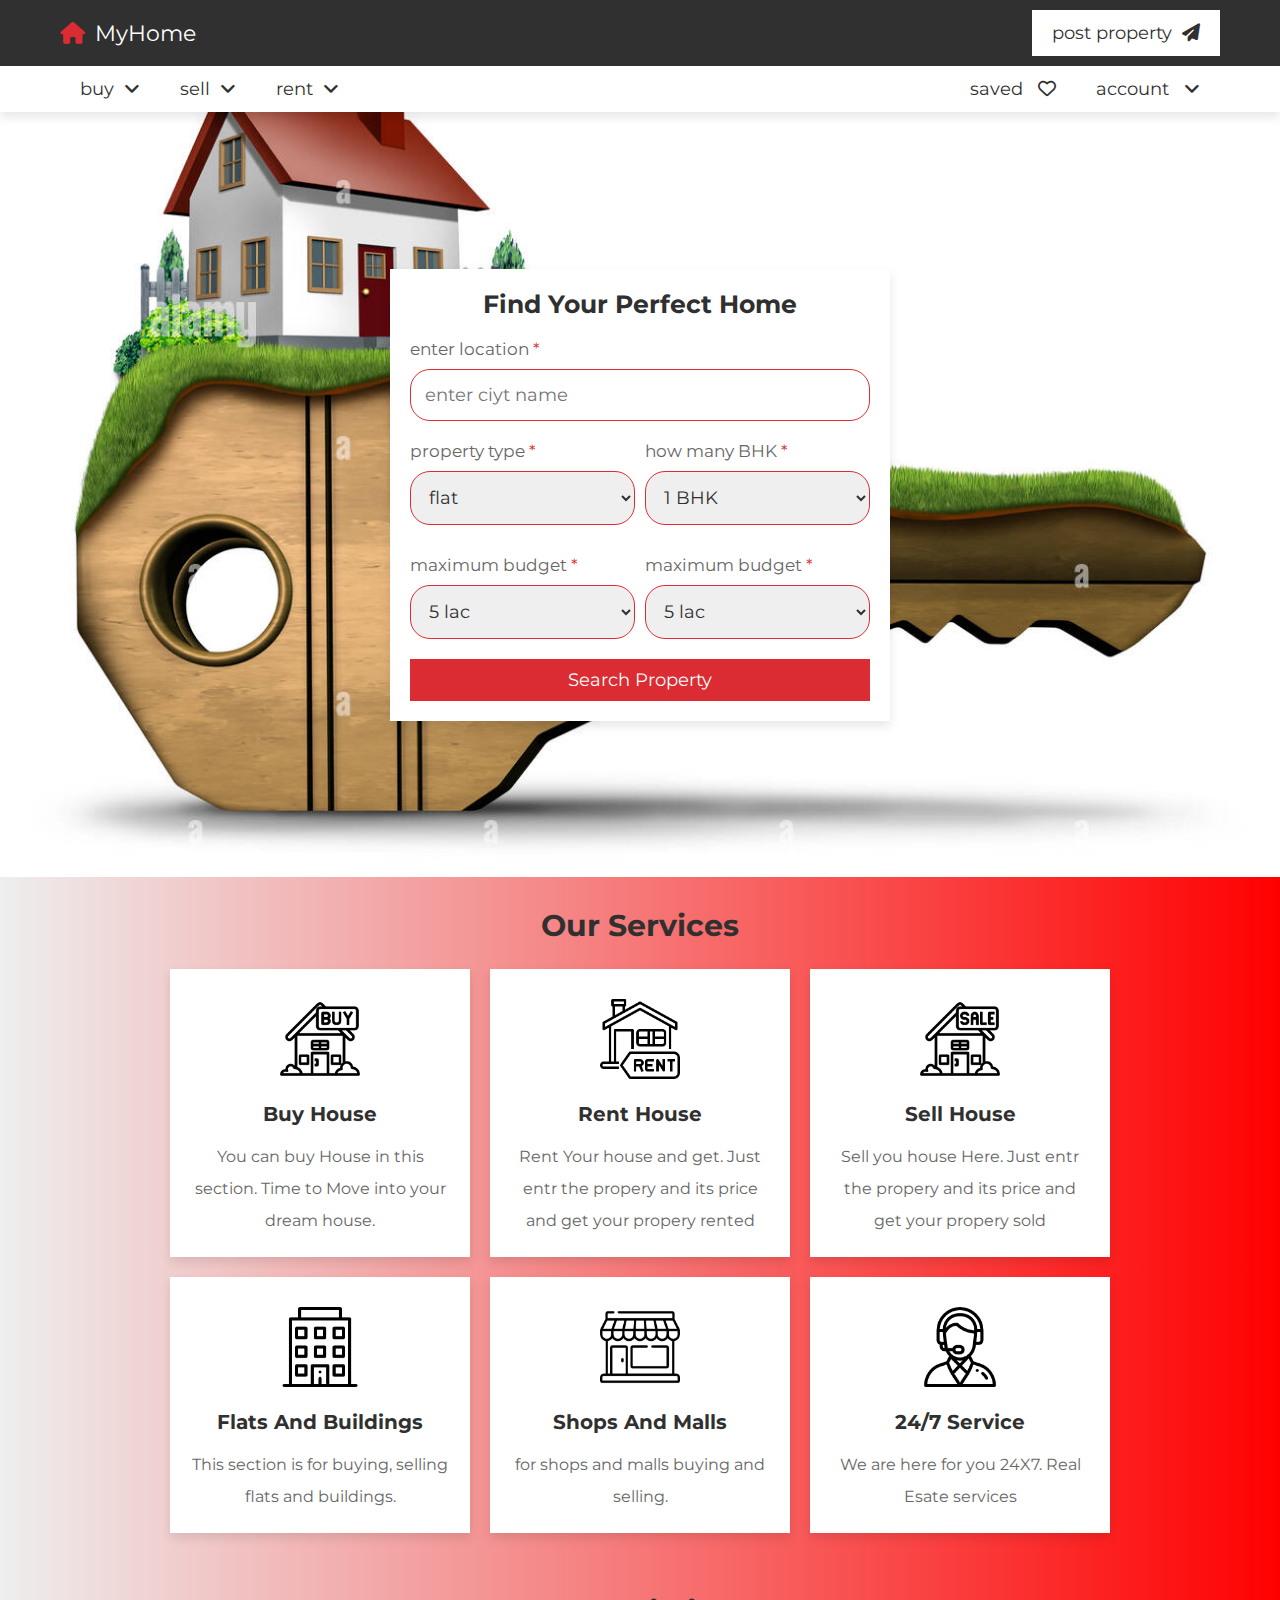
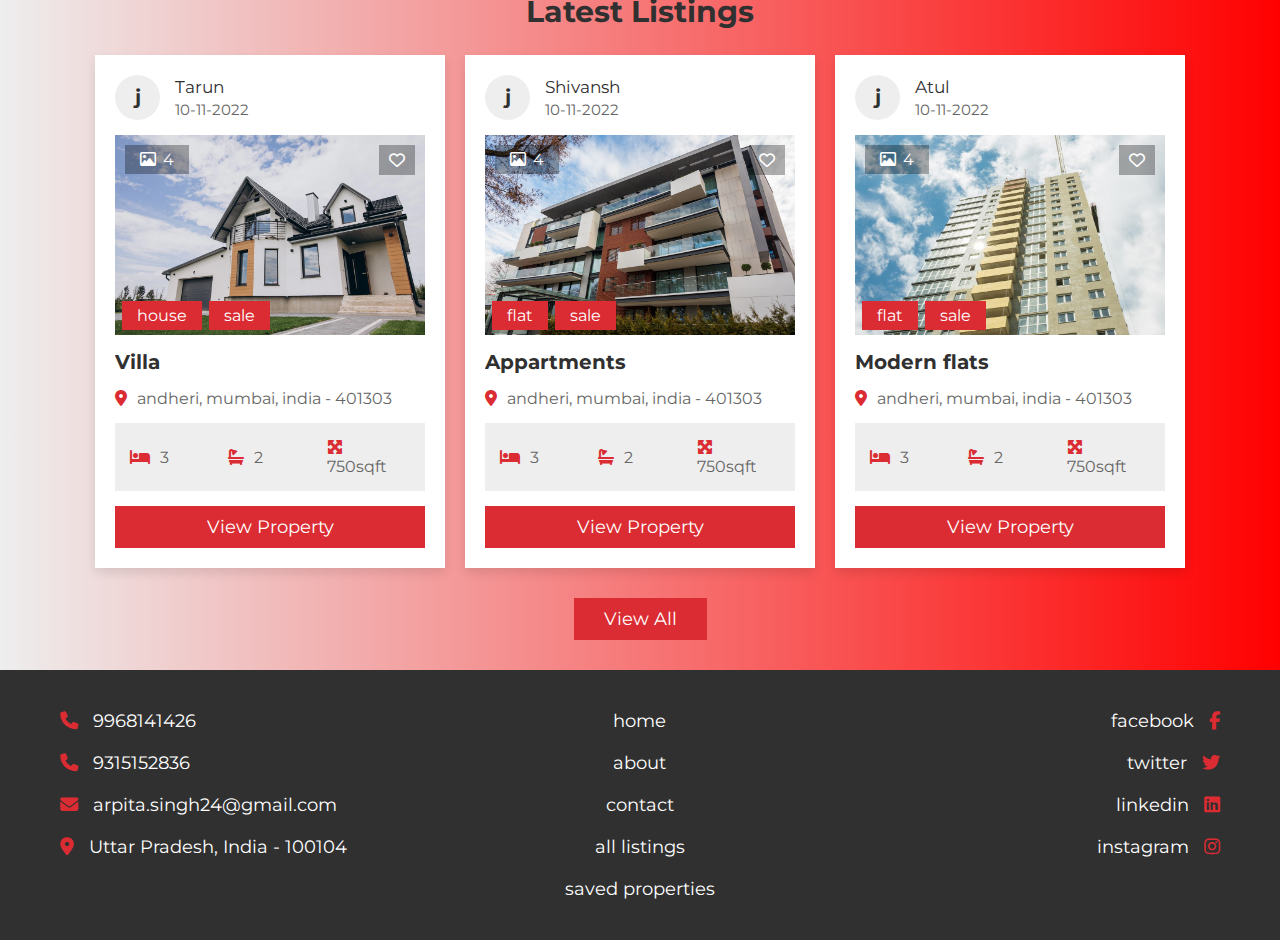
<file: index.html>
<!DOCTYPE html>
<html lang="en">
<head>
   <meta charset="UTF-8">
   <meta http-equiv="X-UA-Compatible" content="IE=edge">
   <meta name="viewport" content="width=device-width, initial-scale=1.0">
   <title>Home</title>

   <!-- font awesome cdn link  -->
   <link rel="stylesheet" href="https://cdnjs.cloudflare.com/ajax/libs/font-awesome/6.2.0/css/all.min.css">

   <!-- custom css file link  -->
   <link rel="stylesheet" href="css/style.css">

</head>
<body >
   
<!-- header section starts  -->

<header class="header">

   <nav class="navbar nav-1">
      <section class="flex">
         <a href="index.html" class="logo"><i class="fas fa-house"></i>MyHome</a>

         <ul>
            <li><a href="#">post property<i class="fas fa-paper-plane"></i></a></li>
         </ul>
      </section>
   </nav>

   <nav class="navbar nav-2">
      <section class="flex">
         <div id="menu-btn" class="fas fa-bars"></div>

         <div class="menu">
            <ul>
               <li><a href="#">buy<i class="fas fa-angle-down"></i></a>
                  <ul>
                     <li><a href="#">house</a></li>
                     <li><a href="#">flat</a></li>
                     <li><a href="#">shop</a></li>
                     <li><a href="#">ready to move</a></li>
                     <li><a href="#">furnished</a></li>
                  </ul>
               </li>
               <li><a href="#">sell<i class="fas fa-angle-down"></i></a>
                  <ul>
                     <li><a href="#">post property</a></li>
                     <li><a href="#">dashboard</a></li>
                  </ul>
               </li>
               <li><a href="#">rent<i class="fas fa-angle-down"></i></a>
                  <ul></a>
                  <ul>
                     <li><a href="#">house</a></li>
                     <li><a href="#">flat</a></li>
                     <li><a href="#">shop</a></li>
                  </ul>
               </li>
               <li><a href="#">help<i class="fas fa-angle-down"></i></a>
                  <ul>
                     <li><a href="about.html">about us</a></i></li>
                     <li><a href="contact.html">contact us</a></i></li>
                     <li><a href="contact.html#faq">FAQ</a></i></li>
                  </ul>
               </li>
            </ul>
         </div>

         <ul>
            <li><a href="#">saved <i class="far fa-heart"></i></a></li>
            <li><a href="#">account <i class="fas fa-angle-down"></i></a>
               <ul>
                  <li><a href="login.html">login</a></li>
                  <li><a href="register.html">register</a></li>
               </ul>
            </li>
         </ul>
      </section>
   </nav>

</header>

<!-- header section ends -->

<!-- home section starts  -->

<div class="home">

   <section class="center">

      <div class="frmbx">
         <form action="search.html" method="post">
         <h3>find your perfect home</h3>
         <div class="box">
            <p>enter location <span>*</span></p>
            <input type="text" name="location" required maxlength="50" placeholder="enter ciyt name" class="input">
         </div>
         <div class="flex">
            <div class="box">
               <p>property type <span>*</span></p>
               <select name="type" class="input" required>
                  <option value="flat">flat</option>
                  <option value="house">house</option>
                  <option value="shop">shop</option>
               </select>
            </div>
            <div class="box">
               <p>how many BHK <span>*</span></p>
               <select name="bhk" class="input" required>
                  <option value="1">1 BHK</option>
                  <option value="2">2 BHK</option>
                  <option value="3">3 BHK</option>
                  <option value="4">4 BHK</option>
                  <option value="5">5 BHK</option>
                  <option value="6">6 BHK</option>
                  <option value="7">7 BHK</option>
                  <option value="8">8 BHK</option>
                  <option value="9">9 BHK</option>
               </select>
            </div>
            <div class="box">
               <p>maximum budget <span>*</span></p>
               <select name="minimum" class="input" required>
                  <option value="5000000">5 lac</option>
                  <option value="1000000">10 lac</option>
                  <option value="2000000">20 lac</option>
                  <option value="3000000">30 lac</option>
                  <option value="4000000">40 lac</option>
                  <option value="4000000">40 lac</option>
                  <option value="5000000">50 lac</option>
                  <option value="6000000">60 lac</option>
                  <option value="7000000">70 lac</option>
                  <option value="8000000">80 lac</option>
                  <option value="9000000">90 lac</option>
                  <option value="10000000">1 Cr</option>
                  <option value="20000000">2 Cr</option>
                  <option value="30000000">3 Cr</option>
                  <option value="40000000">4 Cr</option>
                  <option value="50000000">5 Cr</option>
                  <option value="60000000">6 Cr</option>
                  <option value="70000000">7 Cr</option>
                  <option value="80000000">8 Cr</option>
                  <option value="90000000">9 Cr</option>
                  <option value="100000000">10 Cr</option>
                  <option value="150000000">15 Cr</option>
                  <option value="200000000">20 Cr</option>
               </select>
            </div>
            <div class="box">
               <p>maximum budget <span>*</span></p>
               <select name="maximum" class="input" required>
                  <option value="5000000">5 lac</option>
                  <option value="1000000">10 lac</option>
                  <option value="2000000">20 lac</option>
                  <option value="3000000">30 lac</option>
                  <option value="4000000">40 lac</option>
                  <option value="4000000">40 lac</option>
                  <option value="5000000">50 lac</option>
                  <option value="6000000">60 lac</option>
                  <option value="7000000">70 lac</option>
                  <option value="8000000">80 lac</option>
                  <option value="9000000">90 lac</option>
                  <option value="10000000">1 Cr</option>
                  <option value="20000000">2 Cr</option>
                  <option value="30000000">3 Cr</option>
                  <option value="40000000">4 Cr</option>
                  <option value="50000000">5 Cr</option>
                  <option value="60000000">6 Cr</option>
                  <option value="70000000">7 Cr</option>
                  <option value="80000000">8 Cr</option>
                  <option value="90000000">9 Cr</option>
                  <option value="100000000">10 Cr</option>
                  <option value="150000000">15 Cr</option>
                  <option value="200000000">20 Cr</option>
               </select>
            </div>
         </div>
         <input type="submit" value="search property" name="search" class="btn">
      </form>
      </div>
      

   </section>

</div>

<!-- home section ends -->

<!-- services section starts  -->

<section class="services">

   <h1 class="heading">our services</h1>

   <div class="box-container">

      <div class="box">
         <img src="images/icon-1.png" alt="">
         <h3>buy house</h3>
         <p>You can buy House in this section. Time to Move into your dream house.</p>
      </div>

      <div class="box">
         <img src="images/icon-2.png" alt="">
         <h3>rent house</h3>
         <p>Rent Your house and get. Just entr the propery and its price and get your propery rented</p>
      </div>

      <div class="box">
         <img src="images/icon-3.png" alt="">
         <h3>sell house</h3>
         <p>Sell you house Here. Just entr the propery and its price and get your propery sold</p>
      </div>

      <div class="box">
         <img src="images/icon-4.png" alt="">
         <h3>flats and buildings</h3>
         <p>This section is for buying, selling flats and buildings.</p>
      </div>

      <div class="box">
         <img src="images/icon-5.png" alt="">
         <h3>shops and malls</h3>
         <p>for shops and malls buying and selling.</p>
      </div>

      <div class="box">
         <img src="images/icon-6.png" alt="">
         <h3>24/7 service</h3>
         <p>We are here for you 24X7. Real Esate services</p>
      </div>

   </div>

</section>

<!-- services section ends -->

<!-- listings section starts  -->

<section class="listings">

   <h1 class="heading">latest listings</h1>

   <div class="box-container">

      <div class="box">
         <div class="admin">
            <h3>j</h3>
            <div>
               <p>Tarun</p>
               <span>10-11-2022</span>
            </div>
         </div>
         <div class="thumb">
            <p class="total-images"><i class="far fa-image"></i><span>4</span></p>
            <p class="type"><span>house</span><span>sale</span></p>
            <form action="" method="post" class="save">
               <button type="submit" name="save" class="far fa-heart"></button>
            </form>
            <img src="images/house-img-1.webp" alt="">
         </div>
         <h3 class="name">Villa</h3>
         <p class="location"><i class="fas fa-map-marker-alt"></i><span>andheri, mumbai, india - 401303</span></p>
         <div class="flex">
            <p><i class="fas fa-bed"></i><span>3</span></p>
            <p><i class="fas fa-bath"></i><span>2</span></p>
            <p><i class="fas fa-maximize"></i><span>750sqft</span></p>
         </div>
         <a href="view_property.html" class="btn">view property</a>
      </div>

      <div class="box">
         <div class="admin">
            <h3>j</h3>
            <div>
               <p>Shivansh</p>
               <span>10-11-2022</span>
            </div>
         </div>
         <div class="thumb">
            <p class="total-images"><i class="far fa-image"></i><span>4</span></p>
            <p class="type"><span>flat</span><span>sale</span></p>
            <form action="" method="post" class="save">
               <button type="submit" name="save" class="far fa-heart"></button>
            </form>
            <img src="images/house-img-2.webp" alt="">
         </div>
         <h3 class="name">Appartments</h3>
         <p class="location"><i class="fas fa-map-marker-alt"></i><span>andheri, mumbai, india - 401303</span></p>
         <div class="flex">
            <p><i class="fas fa-bed"></i><span>3</span></p>
            <p><i class="fas fa-bath"></i><span>2</span></p>
            <p><i class="fas fa-maximize"></i><span>750sqft</span></p>
         </div>
         <a href="view_property.html" class="btn">view property</a>
      </div>

      <div class="box">
         <div class="admin">
            <h3>j</h3>
            <div>
               <p>Atul</p>
               <span>10-11-2022</span>
            </div>
         </div>
         <div class="thumb">
            <p class="total-images"><i class="far fa-image"></i><span>4</span></p>
            <p class="type"><span>flat</span><span>sale</span></p>
            <form action="" method="post" class="save">
               <button type="submit" name="save" class="far fa-heart"></button>
            </form>
            <img src="images/house-img-3.jpg" alt="">
         </div>
         <h3 class="name">Modern flats</h3>
         <p class="location"><i class="fas fa-map-marker-alt"></i><span>andheri, mumbai, india - 401303</span></p>
         <div class="flex">
            <p><i class="fas fa-bed"></i><span>3</span></p>
            <p><i class="fas fa-bath"></i><span>2</span></p>
            <p><i class="fas fa-maximize"></i><span>750sqft</span></p>
         </div>
         <a href="view_property.html" class="btn">view property</a>
      </div>

   </div>

   <div style="margin-top: 2rem; text-align:center;">
      <a href="listings.html" class="inline-btn">view all</a>
   </div>

</section>

<!-- listings section ends -->










<!-- footer section starts  -->

<footer class="footer">

   <section class="flex">

      <div class="box">
         <a href="tel:1234567890"><i class="fas fa-phone"></i><span>9968141426</span></a>
         <a href="tel:1112223333"><i class="fas fa-phone"></i><span>9315152836</span></a>
         <a href="mailto:arpita.singh24@gmail.com"><i class="fas fa-envelope"></i><span>arpita.singh24@gmail.com</span></a>
         <a href="#"><i class="fas fa-map-marker-alt"></i><span>Uttar Pradesh, India - 100104</span></a>
      </div>

      <div class="box">
         <a href="index.html"><span>home</span></a>
         <a href="about.html"><span>about</span></a>
         <a href="contact.html"><span>contact</span></a>
         <a href="listings.html"><span>all listings</span></a>
         <a href="#"><span>saved properties</span></a>
      </div>

      <div class="box">
         <a href="#"><span>facebook</span><i class="fab fa-facebook-f"></i></a>
         <a href="#"><span>twitter</span><i class="fab fa-twitter"></i></a>
         <a href="#"><span>linkedin</span><i class="fab fa-linkedin"></i></a>
         <a href="#"><span>instagram</span><i class="fab fa-instagram"></i></a>

      </div>

   </section>

</footer>


<script src="js/script.js"></script>

</body>
</html>
</file>
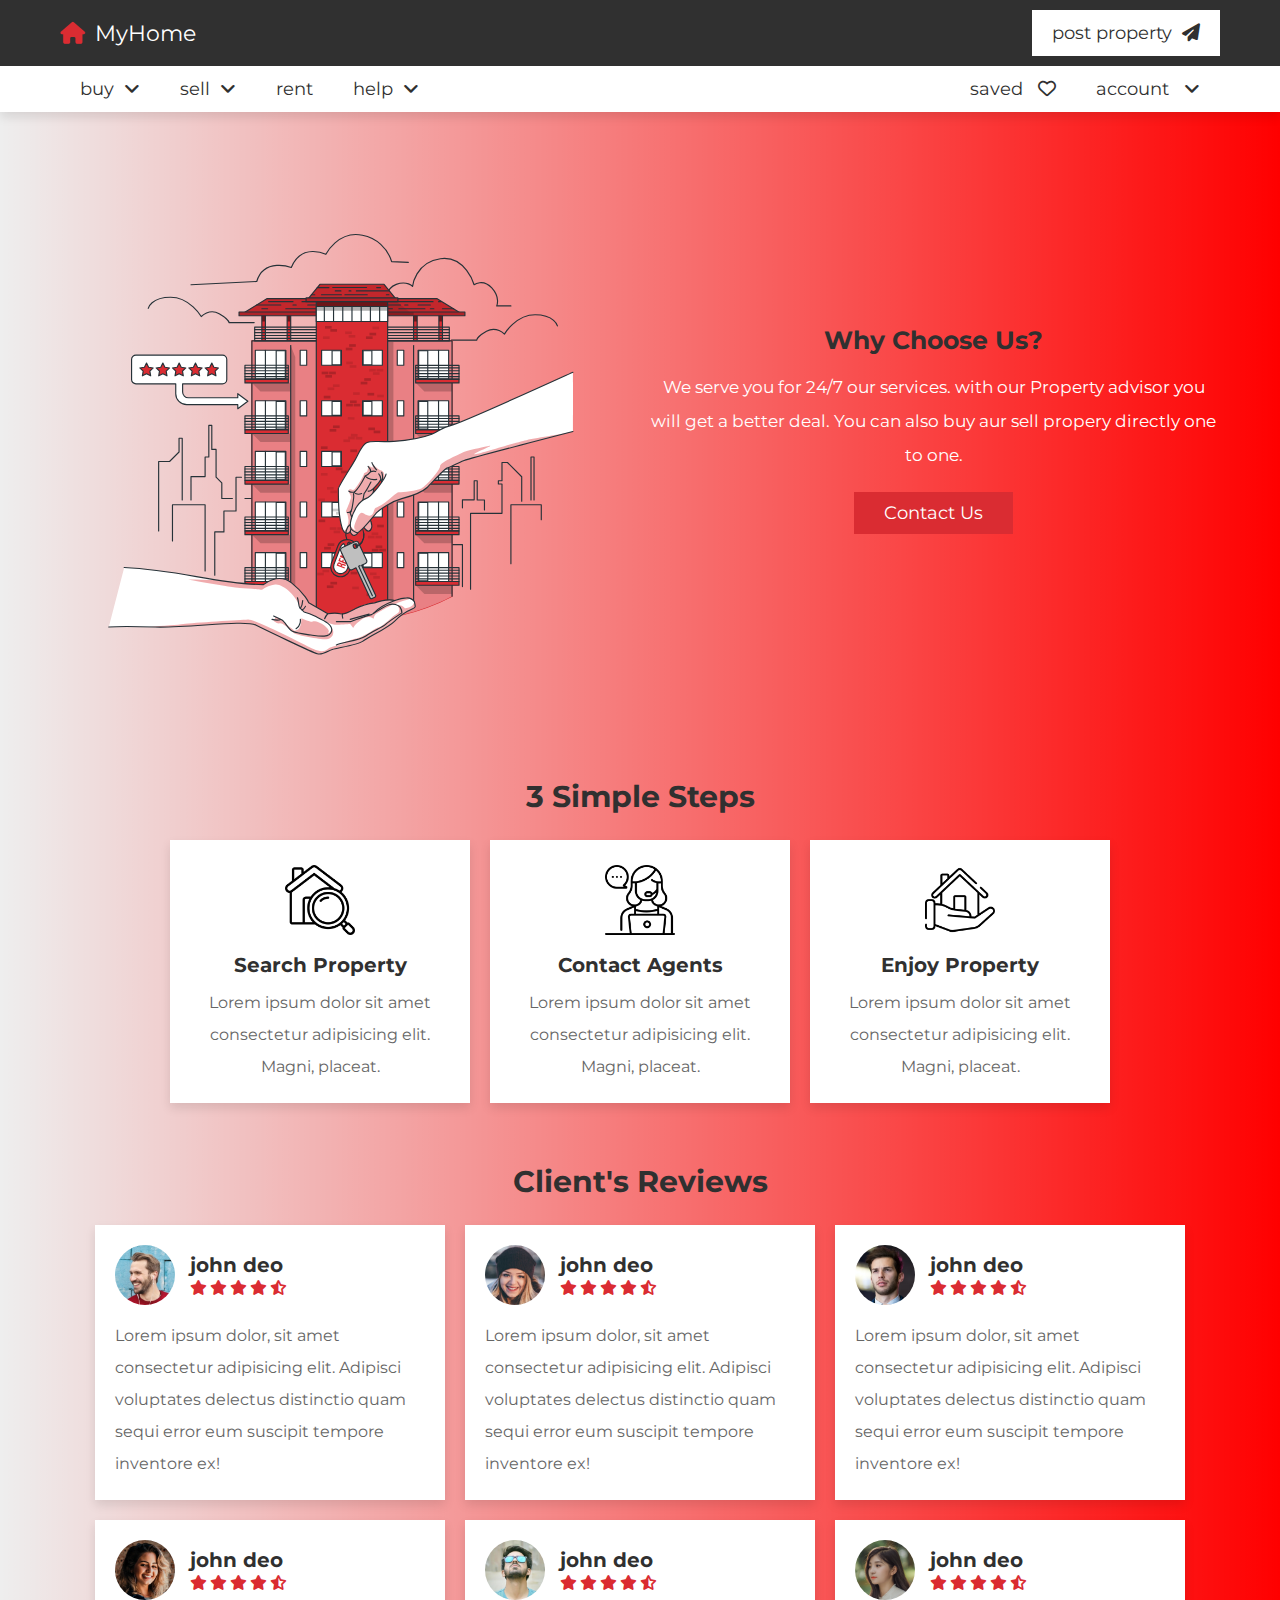
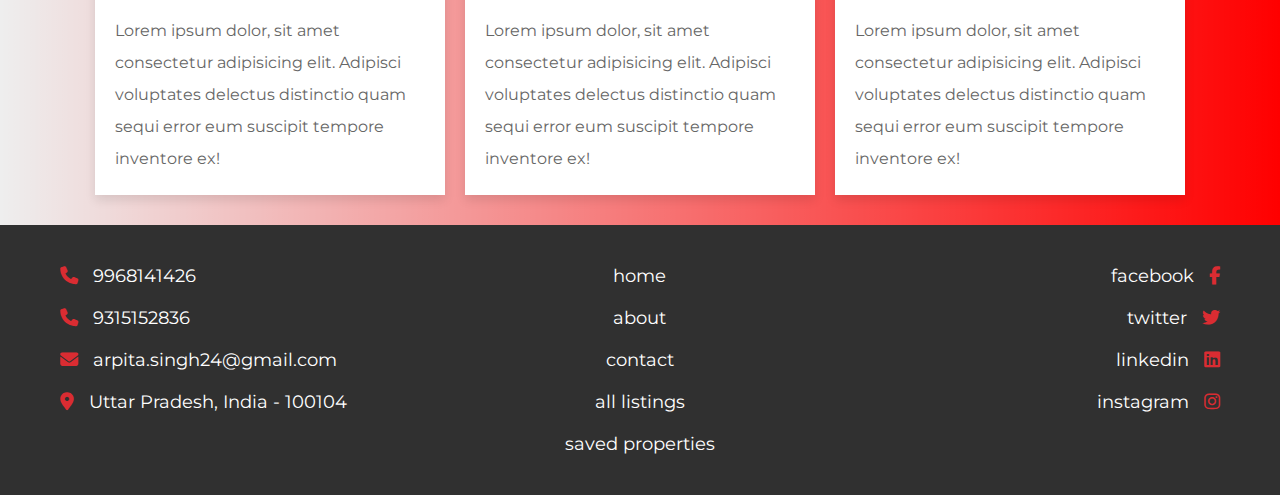
<file: about.html>
<!DOCTYPE html>
<html lang="en">
<head>
   <meta charset="UTF-8">
   <meta http-equiv="X-UA-Compatible" content="IE=edge">
   <meta name="viewport" content="width=device-width, initial-scale=1.0">
   <title>About Us</title>

   <!-- font awesome cdn link  -->
   <link rel="stylesheet" href="https://cdnjs.cloudflare.com/ajax/libs/font-awesome/6.2.0/css/all.min.css">

   <!-- custom css file link  -->
   <link rel="stylesheet" href="css/style.css">

</head>
<body>
   
<!-- header section starts  -->

<header class="header">

   <nav class="navbar nav-1">
      <section class="flex">
         <a href="index.html" class="logo"><i class="fas fa-house"></i>MyHome</a>

         <ul>
            <li><a href="#">post property<i class="fas fa-paper-plane"></i></a></li>
         </ul>
      </section>
   </nav>

   <nav class="navbar nav-2">
      <section class="flex">
         <div id="menu-btn" class="fas fa-bars"></div>

         <div class="menu">
            <ul>
               <li><a href="#">buy<i class="fas fa-angle-down"></i></a>
                  <ul>
                     <li><a href="#">house</a></li>
                     <li><a href="#">flat</a></li>
                     <li><a href="#">shop</a></li>
                     <li><a href="#">ready to move</a></li>
                     <li><a href="#">furnished</a></li>
                  </ul>
               </li>
               <li><a href="#">sell<i class="fas fa-angle-down"></i></a>
                  <ul>
                     <li><a href="#">post property</a></li>
                     <li><a href="#">dashboard</a></li>
                  </ul>
               </li>
               <li><a href="#">rent</a>
                  <ul>
                     <li><a href="#">house</a></li>
                     <li><a href="#">flat</a></li>
                     <li><a href="#">shop</a></li>
                  </ul>
               </li>
               <li><a href="#">help<i class="fas fa-angle-down"></i></a>
                  <ul>
                     <li><a href="about.html">about us</a></i></li>
                     <li><a href="contact.html">contact us</a></i></li>
                     <li><a href="contact.html#faq">FAQ</a></i></li>
                  </ul>
               </li>
            </ul>
         </div>

         <ul>
            <li><a href="#">saved <i class="far fa-heart"></i></a></li>
            <li><a href="#">account <i class="fas fa-angle-down"></i></a>
               <ul>
                  <li><a href="login.html">login</a></li>
                  <li><a href="register.html">register</a></li>
               </ul>
            </li>
         </ul>
      </section>
   </nav>

</header>

<!-- header section ends -->

<!-- about section starts  -->

<section class="about">

   <div class="row">
      <div class="image">
         <img src="images/about-img.svg" alt="">
      </div>
      <div class="content">
         <h3>why choose us?</h3>
         <p style="color: white">We serve you for 24/7 our services. with our Property advisor you will get a better deal. You can also buy aur sell propery directly one to one.</p>
         <a href="contact.html" class="inline-btn">contact us</a>
      </div>
   </div>

</section>

<!-- about section ends -->

<!-- steps section starts  -->

<section class="steps">

   <h1 class="heading">3 simple steps</h1>

   <div class="box-container">

      <div class="box">
         <img src="images/step-1.png" alt="">
         <h3>search property</h3>
         <p>Lorem ipsum dolor sit amet consectetur adipisicing elit. Magni, placeat.</p>
      </div>

      <div class="box">
         <img src="images/step-2.png" alt="">
         <h3>contact agents</h3>
         <p>Lorem ipsum dolor sit amet consectetur adipisicing elit. Magni, placeat.</p>
      </div>

      <div class="box">
         <img src="images/step-3.png" alt="">
         <h3>enjoy property</h3>
         <p>Lorem ipsum dolor sit amet consectetur adipisicing elit. Magni, placeat.</p>
      </div>

   </div>

</section>

<!-- steps section ends -->

<!-- review section starts  -->

<section class="reviews">

   <h1 class="heading">client's reviews</h1>

   <div class="box-container">

      <div class="box">
         <div class="user">
            <img src="images/pic-1.png" alt="">
            <div>
               <h3>john deo</h3>
               <div class="stars">
                  <i class="fas fa-star"></i>
                  <i class="fas fa-star"></i>
                  <i class="fas fa-star"></i>
                  <i class="fas fa-star"></i>
                  <i class="fas fa-star-half-alt"></i>
               </div>
            </div>
         </div>
         <p>Lorem ipsum dolor, sit amet consectetur adipisicing elit. Adipisci voluptates delectus distinctio quam sequi error eum suscipit tempore inventore ex!</p>
      </div>

      <div class="box">
         <div class="user">
            <img src="images/pic-2.png" alt="">
            <div>
               <h3>john deo</h3>
               <div class="stars">
                  <i class="fas fa-star"></i>
                  <i class="fas fa-star"></i>
                  <i class="fas fa-star"></i>
                  <i class="fas fa-star"></i>
                  <i class="fas fa-star-half-alt"></i>
               </div>
            </div>
         </div>
         <p>Lorem ipsum dolor, sit amet consectetur adipisicing elit. Adipisci voluptates delectus distinctio quam sequi error eum suscipit tempore inventore ex!</p>
      </div>

      <div class="box">
         <div class="user">
            <img src="images/pic-3.png" alt="">
            <div>
               <h3>john deo</h3>
               <div class="stars">
                  <i class="fas fa-star"></i>
                  <i class="fas fa-star"></i>
                  <i class="fas fa-star"></i>
                  <i class="fas fa-star"></i>
                  <i class="fas fa-star-half-alt"></i>
               </div>
            </div>
         </div>
         <p>Lorem ipsum dolor, sit amet consectetur adipisicing elit. Adipisci voluptates delectus distinctio quam sequi error eum suscipit tempore inventore ex!</p>
      </div>

      <div class="box">
         <div class="user">
            <img src="images/pic-4.png" alt="">
            <div>
               <h3>john deo</h3>
               <div class="stars">
                  <i class="fas fa-star"></i>
                  <i class="fas fa-star"></i>
                  <i class="fas fa-star"></i>
                  <i class="fas fa-star"></i>
                  <i class="fas fa-star-half-alt"></i>
               </div>
            </div>
         </div>
         <p>Lorem ipsum dolor, sit amet consectetur adipisicing elit. Adipisci voluptates delectus distinctio quam sequi error eum suscipit tempore inventore ex!</p>
      </div>

      <div class="box">
         <div class="user">
            <img src="images/pic-5.png" alt="">
            <div>
               <h3>john deo</h3>
               <div class="stars">
                  <i class="fas fa-star"></i>
                  <i class="fas fa-star"></i>
                  <i class="fas fa-star"></i>
                  <i class="fas fa-star"></i>
                  <i class="fas fa-star-half-alt"></i>
               </div>
            </div>
         </div>
         <p>Lorem ipsum dolor, sit amet consectetur adipisicing elit. Adipisci voluptates delectus distinctio quam sequi error eum suscipit tempore inventore ex!</p>
      </div>

      <div class="box">
         <div class="user">
            <img src="images/pic-6.png" alt="">
            <div>
               <h3>john deo</h3>
               <div class="stars">
                  <i class="fas fa-star"></i>
                  <i class="fas fa-star"></i>
                  <i class="fas fa-star"></i>
                  <i class="fas fa-star"></i>
                  <i class="fas fa-star-half-alt"></i>
               </div>
            </div>
         </div>
         <p>Lorem ipsum dolor, sit amet consectetur adipisicing elit. Adipisci voluptates delectus distinctio quam sequi error eum suscipit tempore inventore ex!</p>
      </div>

   </div>

</section>

<!-- review section ends -->










<!-- footer section starts  -->

<footer class="footer">

   <section class="flex">

      <div class="box">
         <a href="tel:1234567890"><i class="fas fa-phone"></i><span>9968141426</span></a>
         <a href="tel:1112223333"><i class="fas fa-phone"></i><span>9315152836</span></a>
         <a href="mailto:arpita.singh24@gmail.com"><i class="fas fa-envelope"></i><span>arpita.singh24@gmail.com</span></a>
         <a href="#"><i class="fas fa-map-marker-alt"></i><span>Uttar Pradesh, India - 100104</span></a>
      </div>

      <div class="box">
         <a href="index.html"><span>home</span></a>
         <a href="about.html"><span>about</span></a>
         <a href="contact.html"><span>contact</span></a>
         <a href="listings.html"><span>all listings</span></a>
         <a href="#"><span>saved properties</span></a>
      </div>

      <div class="box">
         <a href="#"><span>facebook</span><i class="fab fa-facebook-f"></i></a>
         <a href="#"><span>twitter</span><i class="fab fa-twitter"></i></a>
         <a href="#"><span>linkedin</span><i class="fab fa-linkedin"></i></a>
         <a href="#"><span>instagram</span><i class="fab fa-instagram"></i></a>

      </div>

   </section>

</footer>

<!-- footer section ends -->


<!-- custom js file link  -->
<script src="js/script.js"></script>

</body>
</html>
</file>
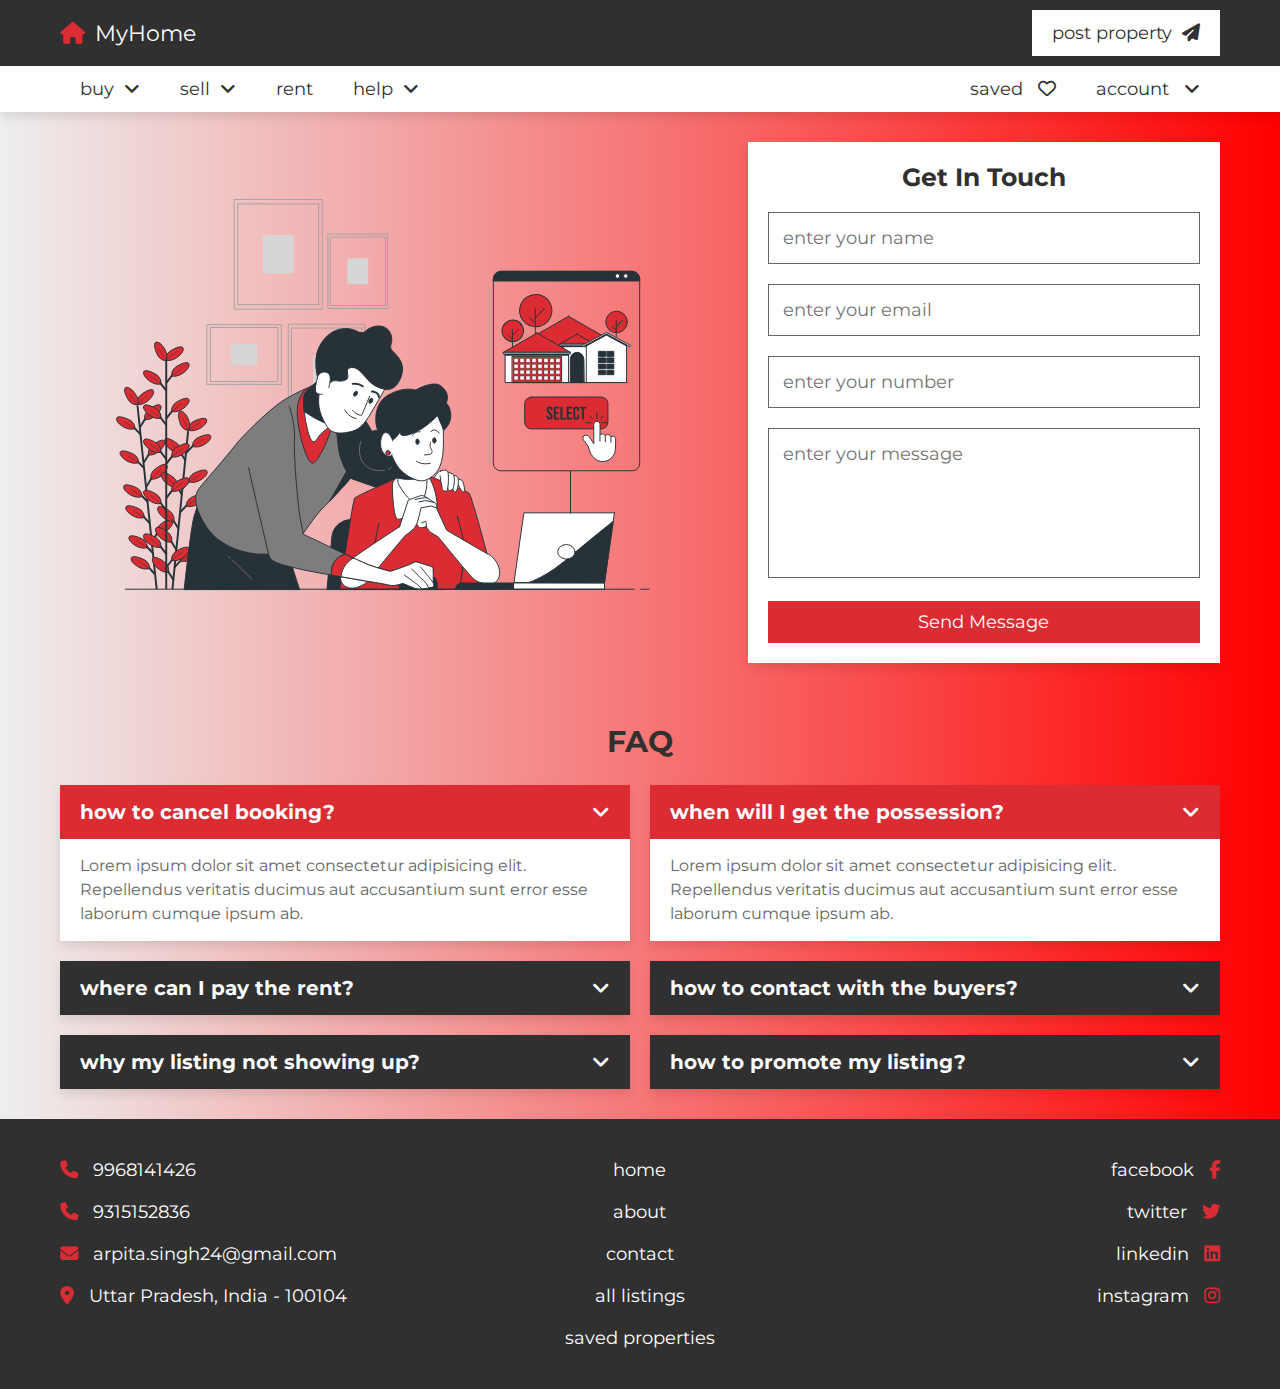
<file: contact.html>
<!DOCTYPE html>
<html lang="en">
<head>
   <meta charset="UTF-8">
   <meta http-equiv="X-UA-Compatible" content="IE=edge">
   <meta name="viewport" content="width=device-width, initial-scale=1.0">
   <title>Contact Us</title>

   <!-- font awesome cdn link  -->
   <link rel="stylesheet" href="https://cdnjs.cloudflare.com/ajax/libs/font-awesome/6.2.0/css/all.min.css">

   <!-- custom css file link  -->
   <link rel="stylesheet" href="css/style.css">

</head>
<body>
   
<!-- header section starts  -->

<header class="header">

   <nav class="navbar nav-1">
      <section class="flex">
         <a href="index.html" class="logo"><i class="fas fa-house"></i>MyHome</a>

         <ul>
            <li><a href="#">post property<i class="fas fa-paper-plane"></i></a></li>
         </ul>
      </section>
   </nav>

   <nav class="navbar nav-2">
      <section class="flex">
         <div id="menu-btn" class="fas fa-bars"></div>

         <div class="menu">
            <ul>
               <li><a href="#">buy<i class="fas fa-angle-down"></i></a>
                  <ul>
                     <li><a href="#">house</a></li>
                     <li><a href="#">flat</a></li>
                     <li><a href="#">shop</a></li>
                     <li><a href="#">ready to move</a></li>
                     <li><a href="#">furnished</a></li>
                  </ul>
               </li>
               <li><a href="#">sell<i class="fas fa-angle-down"></i></a>
                  <ul>
                     <li><a href="#">post property</a></li>
                     <li><a href="#">dashboard</a></li>
                  </ul>
               </li>
               <li><a href="#">rent</a>
                  <ul>
                     <li><a href="#">house</a></li>
                     <li><a href="#">flat</a></li>
                     <li><a href="#">shop</a></li>
                  </ul>
               </li>
               <li><a href="#">help<i class="fas fa-angle-down"></i></a>
                  <ul>
                     <li><a href="about.html">about us</a></i></li>
                     <li><a href="contact.html">contact us</a></i></li>
                     <li><a href="contact.html#faq">FAQ</a></i></li>
                  </ul>
               </li>
            </ul>
         </div>

         <ul>
            <li><a href="#">saved <i class="far fa-heart"></i></a></li>
            <li><a href="#">account <i class="fas fa-angle-down"></i></a>
               <ul>
                  <li><a href="login.html">login</a></li>
                  <li><a href="register.html">register</a></li>
               </ul>
            </li>
         </ul>
      </section>
   </nav>

</header>

<!-- header section ends -->

<!-- contact section starts  -->

<section class="contact">

   <div class="row">
      <div class="image">
         <img src="images/contact-img.svg" alt="">
      </div>
      <form action="" method="post">
         <h3>get in touch</h3>
         <input type="text" name="name" required maxlength="50" placeholder="enter your name" class="box">
         <input type="email" name="email" required maxlength="50" placeholder="enter your email" class="box">
         <input type="number" name="number" required maxlength="10" max="9999999999" min="0" placeholder="enter your number" class="box">
         <textarea name="message" placeholder="enter your message" required maxlength="1000" cols="30" rows="10" class="box"></textarea>
         <input type="submit" value="send message" name="send" class="btn">
      </form>
   </div>

</section>

<!-- contact section ends -->

<!-- faq section starts  -->

<section class="faq" id="faq">

   <h1 class="heading">FAQ</h1>

   <div class="box-container">

      <div class="box active">
         <h3><span>how to cancel booking?</span><i class="fas fa-angle-down"></i></h3>
         <p>Lorem ipsum dolor sit amet consectetur adipisicing elit. Repellendus veritatis ducimus aut accusantium sunt error esse laborum cumque ipsum ab.</p>
      </div>

      <div class="box active">
         <h3><span>when will I get the possession?</span><i class="fas fa-angle-down"></i></h3>
         <p>Lorem ipsum dolor sit amet consectetur adipisicing elit. Repellendus veritatis ducimus aut accusantium sunt error esse laborum cumque ipsum ab.</p>
      </div>

      <div class="box">
         <h3><span>where can I pay the rent?</span><i class="fas fa-angle-down"></i></h3>
         <p>Lorem ipsum dolor sit amet consectetur adipisicing elit. Repellendus veritatis ducimus aut accusantium sunt error esse laborum cumque ipsum ab.</p>
      </div>

      <div class="box">
         <h3><span>how to contact with the buyers?</span><i class="fas fa-angle-down"></i></h3>
         <p>Lorem ipsum dolor sit amet consectetur adipisicing elit. Repellendus veritatis ducimus aut accusantium sunt error esse laborum cumque ipsum ab.</p>
      </div>

      <div class="box">
         <h3><span>why my listing not showing up?</span><i class="fas fa-angle-down"></i></h3>
         <p>Lorem ipsum dolor sit amet consectetur adipisicing elit. Repellendus veritatis ducimus aut accusantium sunt error esse laborum cumque ipsum ab.</p>
      </div>

      <div class="box">
         <h3><span>how to promote my listing?</span><i class="fas fa-angle-down"></i></h3>
         <p>Lorem ipsum dolor sit amet consectetur adipisicing elit. Repellendus veritatis ducimus aut accusantium sunt error esse laborum cumque ipsum ab.</p>
      </div>

   </div>

</section>

<!-- faq section ends -->










<!-- footer section starts  -->

<footer class="footer">

   <section class="flex">

      <div class="box">
         <a href="tel:1234567890"><i class="fas fa-phone"></i><span>9968141426</span></a>
         <a href="tel:1112223333"><i class="fas fa-phone"></i><span>9315152836</span></a>
         <a href="mailto:arpita.singh24@gmail.com"><i class="fas fa-envelope"></i><span>arpita.singh24@gmail.com</span></a>
         <a href="#"><i class="fas fa-map-marker-alt"></i><span>Uttar Pradesh, India - 100104</span></a>
      </div>

      <div class="box">
         <a href="index.html"><span>home</span></a>
         <a href="about.html"><span>about</span></a>
         <a href="contact.html"><span>contact</span></a>
         <a href="listings.html"><span>all listings</span></a>
         <a href="#"><span>saved properties</span></a>
      </div>

      <div class="box">
         <a href="#"><span>facebook</span><i class="fab fa-facebook-f"></i></a>
         <a href="#"><span>twitter</span><i class="fab fa-twitter"></i></a>
         <a href="#"><span>linkedin</span><i class="fab fa-linkedin"></i></a>
         <a href="#"><span>instagram</span><i class="fab fa-instagram"></i></a>

      </div>

   </section>

</footer>

<!-- footer section ends -->


<!-- custom js file link  -->
<script src="js/script.js"></script>

</body>
</html>
</file>
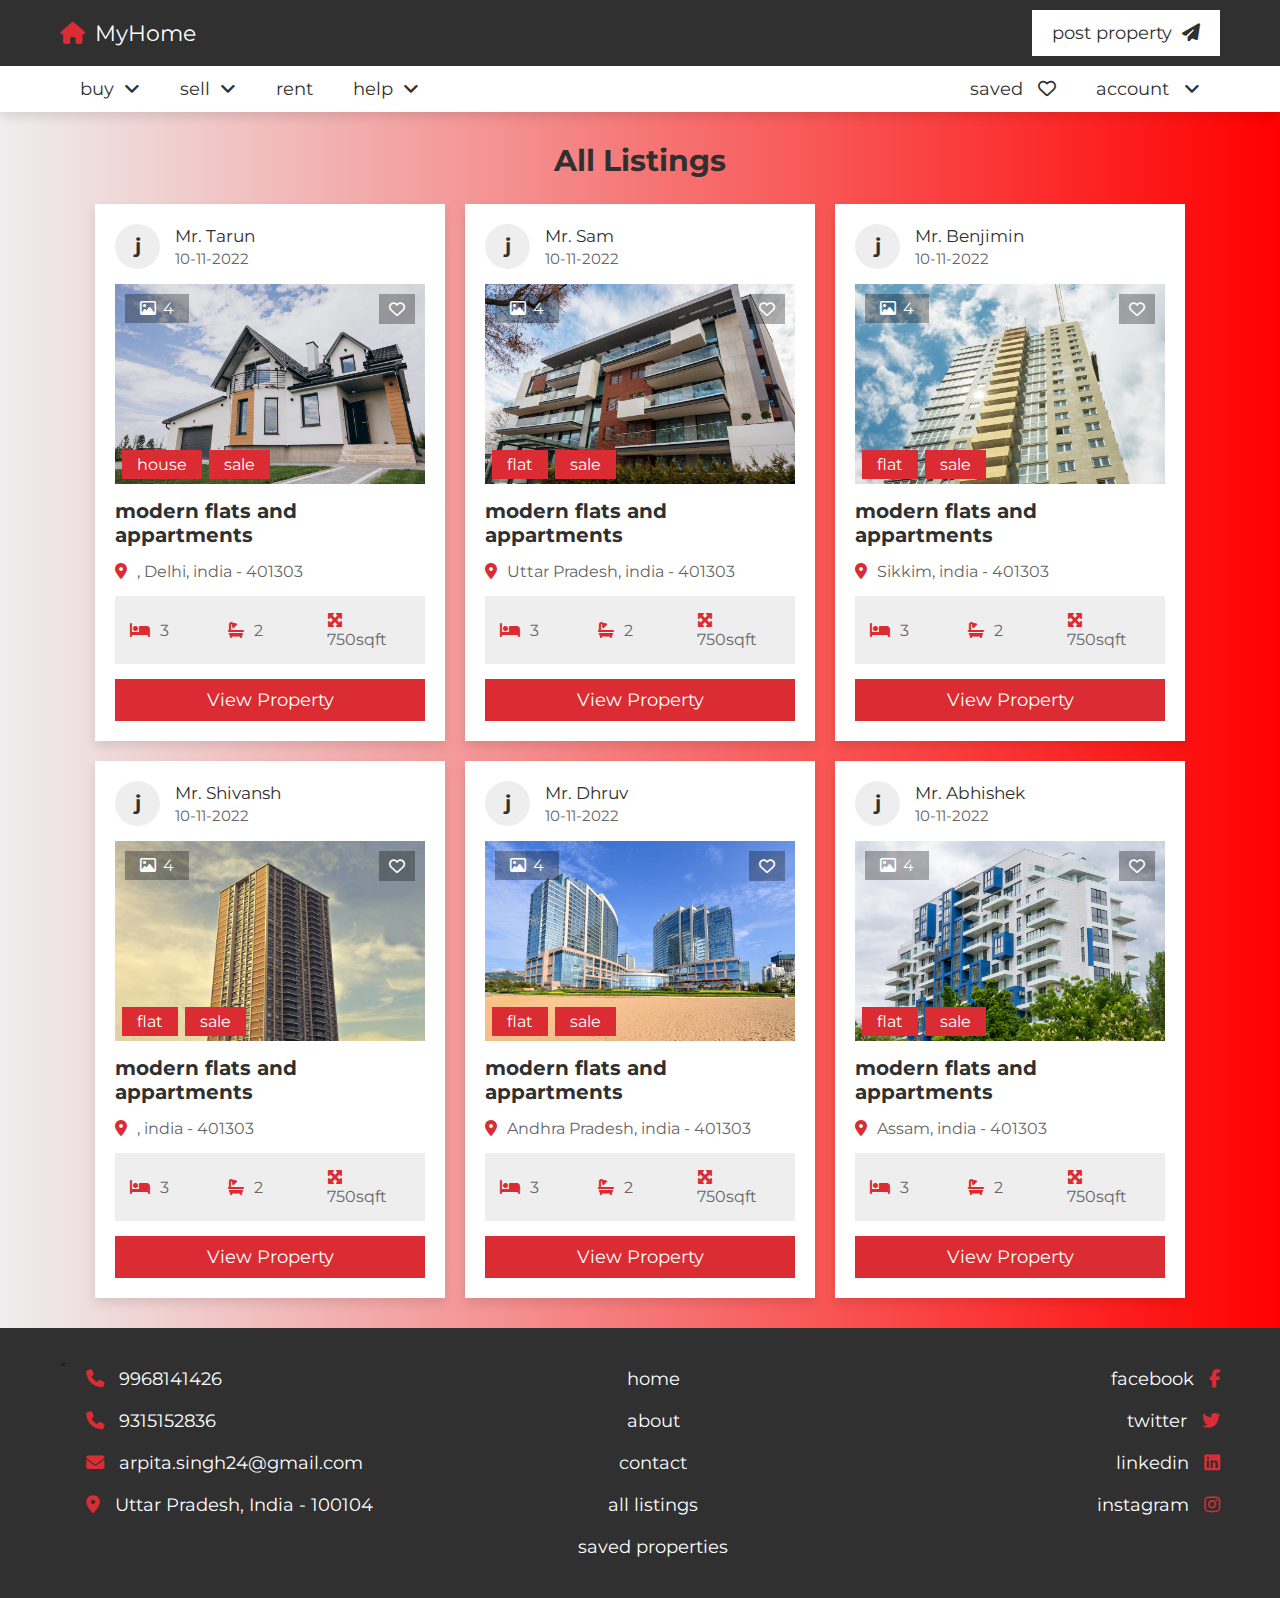
<file: listings.html>
<!DOCTYPE html>
<html lang="en">
<head>
   <meta charset="UTF-8">
   <meta http-equiv="X-UA-Compatible" content="IE=edge">
   <meta name="viewport" content="width=device-width, initial-scale=1.0">
   <title>All Listings</title>

   <!-- font awesome cdn link  -->
   <link rel="stylesheet" href="https://cdnjs.cloudflare.com/ajax/libs/font-awesome/6.2.0/css/all.min.css">

   <!-- custom css file link  -->
   <link rel="stylesheet" href="css/style.css">

</head>
<body>
   
<!-- header section starts  -->

<header class="header">

   <nav class="navbar nav-1">
      <section class="flex">
         <a href="index.html" class="logo"><i class="fas fa-house"></i>MyHome</a>

         <ul>
            <li><a href="#">post property<i class="fas fa-paper-plane"></i></a></li>
         </ul>
      </section>
   </nav>

   <nav class="navbar nav-2">
      <section class="flex">
         <div id="menu-btn" class="fas fa-bars"></div>

         <div class="menu">
            <ul>
               <li><a href="#">buy<i class="fas fa-angle-down"></i></a>
                  <ul>
                     <li><a href="#">house</a></li>
                     <li><a href="#">flat</a></li>
                     <li><a href="#">shop</a></li>
                     <li><a href="#">ready to move</a></li>
                     <li><a href="#">furnished</a></li>
                  </ul>
               </li>
               <li><a href="#">sell<i class="fas fa-angle-down"></i></a>
                  <ul>
                     <li><a href="#">post property</a></li>
                     <li><a href="#">dashboard</a></li>
                  </ul>
               </li>
               <li><a href="#">rent</a>
                  <ul>
                     <li><a href="#">house</a></li>
                     <li><a href="#">flat</a></li>
                     <li><a href="#">shop</a></li>
                  </ul>
               </li>
               <li><a href="#">help<i class="fas fa-angle-down"></i></a>
                  <ul>
                     <li><a href="about.html">about us</a></i></li>
                     <li><a href="contact.html">contact us</a></i></li>
                     <li><a href="contact.html#faq">FAQ</a></i></li>
                  </ul>
               </li>
            </ul>
         </div>

         <ul>
            <li><a href="#">saved <i class="far fa-heart"></i></a></li>
            <li><a href="#">account <i class="fas fa-angle-down"></i></a>
               <ul>
                  <li><a href="login.html">login</a></li>
                  <li><a href="register.html">register</a></li>
               </ul>
            </li>
         </ul>
      </section>
   </nav>

</header>

<!-- header section ends -->

<!-- listings section starts  -->

<section class="listings">

   <h1 class="heading">all listings</h1>

   <div class="box-container">

      <div class="box">
         <div class="admin">
            <h3>j</h3>
            <div>
               <p>Mr. Tarun</p>
               <span>10-11-2022</span>
            </div>
         </div>
         <div class="thumb">
            <p class="total-images"><i class="far fa-image"></i><span>4</span></p>
            <p class="type"><span>house</span><span>sale</span></p>
            <form action="" method="post" class="save">
               <button type="submit" name="save" class="far fa-heart"></button>
            </form>
            <img src="images/house-img-1.webp" alt="">
         </div>
         <h3 class="name">modern flats and appartments</h3>
         <p class="location"><i class="fas fa-map-marker-alt"></i><span>, Delhi, india - 401303</span></p>
         <div class="flex">
            <p><i class="fas fa-bed"></i><span>3</span></p>
            <p><i class="fas fa-bath"></i><span>2</span></p>
            <p><i class="fas fa-maximize"></i><span>750sqft</span></p>
         </div>
         <a href="view_property.html" class="btn">view property</a>
      </div>

      <div class="box">
         <div class="admin">
            <h3>j</h3>
            <div>
               <p>Mr. Sam</p>
               <span>10-11-2022</span>
            </div>
         </div>
         <div class="thumb">
            <p class="total-images"><i class="far fa-image"></i><span>4</span></p>
            <p class="type"><span>flat</span><span>sale</span></p>
            <form action="" method="post" class="save">
               <button type="submit" name="save" class="far fa-heart"></button>
            </form>
            <img src="images/house-img-2.webp" alt="">
         </div>
         <h3 class="name">modern flats and appartments</h3>
         <p class="location"><i class="fas fa-map-marker-alt"></i><span>Uttar Pradesh, india - 401303</span></p>
         <div class="flex">
            <p><i class="fas fa-bed"></i><span>3</span></p>
            <p><i class="fas fa-bath"></i><span>2</span></p>
            <p><i class="fas fa-maximize"></i><span>750sqft</span></p>
         </div>
         <a href="view_property.html" class="btn">view property</a>
      </div>

      <div class="box">
         <div class="admin">
            <h3>j</h3>
            <div>
               <p>Mr. Benjimin</p>
               <span>10-11-2022</span>
            </div>
         </div>
         <div class="thumb">
            <p class="total-images"><i class="far fa-image"></i><span>4</span></p>
            <p class="type"><span>flat</span><span>sale</span></p>
            <form action="" method="post" class="save">
               <button type="submit" name="save" class="far fa-heart"></button>
            </form>
            <img src="images/house-img-3.jpg" alt="">
         </div>
         <h3 class="name">modern flats and appartments</h3>
         <p class="location"><i class="fas fa-map-marker-alt"></i><span>Sikkim, india - 401303</span></p>
         <div class="flex">
            <p><i class="fas fa-bed"></i><span>3</span></p>
            <p><i class="fas fa-bath"></i><span>2</span></p>
            <p><i class="fas fa-maximize"></i><span>750sqft</span></p>
         </div>
         <a href="view_property.html" class="btn">view property</a>
      </div>

      <div class="box">
         <div class="admin">
            <h3>j</h3>
            <div>
               <p>Mr. Shivansh</p>
               <span>10-11-2022</span>
            </div>
         </div>
         <div class="thumb">
            <p class="total-images"><i class="far fa-image"></i><span>4</span></p>
            <p class="type"><span>flat</span><span>sale</span></p>
            <form action="" method="post" class="save">
               <button type="submit" name="save" class="far fa-heart"></button>
            </form>
            <img src="images/house-img-4.webp" alt="">
         </div>
         <h3 class="name">modern flats and appartments</h3>
         <p class="location"><i class="fas fa-map-marker-alt"></i><span><Madhya Pradesh>, india - 401303</span></p>
         <div class="flex">
            <p><i class="fas fa-bed"></i><span>3</span></p>
            <p><i class="fas fa-bath"></i><span>2</span></p>
            <p><i class="fas fa-maximize"></i><span>750sqft</span></p>
         </div>
         <a href="view_property.html" class="btn">view property</a>
      </div>

      <div class="box">
         <div class="admin">
            <h3>j</h3>
            <div>
               <p>Mr. Dhruv</p>
               <span>10-11-2022</span>
            </div>
         </div>
         <div class="thumb">
            <p class="total-images"><i class="far fa-image"></i><span>4</span></p>
            <p class="type"><span>flat</span><span>sale</span></p>
            <form action="" method="post" class="save">
               <button type="submit" name="save" class="far fa-heart"></button>
            </form>
            <img src="images/house-img-5.webp" alt="">
         </div>
         <h3 class="name">modern flats and appartments</h3>
         <p class="location"><i class="fas fa-map-marker-alt"></i><span>Andhra Pradesh, india - 401303</span></p>
         <div class="flex">
            <p><i class="fas fa-bed"></i><span>3</span></p>
            <p><i class="fas fa-bath"></i><span>2</span></p>
            <p><i class="fas fa-maximize"></i><span>750sqft</span></p>
         </div>
         <a href="view_property.html" class="btn">view property</a>
      </div>

      <div class="box">
         <div class="admin">
            <h3>j</h3>
            <div>
               <p>Mr. Abhishek</p>
               <span>10-11-2022</span>
            </div>
         </div>
         <div class="thumb">
            <p class="total-images"><i class="far fa-image"></i><span>4</span></p>
            <p class="type"><span>flat</span><span>sale</span></p>
            <form action="" method="post" class="save">
               <button type="submit" name="save" class="far fa-heart"></button>
            </form>
            <img src="images/house-img-6.webp" alt="">
         </div>
         <h3 class="name">modern flats and appartments</h3>
         <p class="location"><i class="fas fa-map-marker-alt"></i><span>Assam, india - 401303</span></p>
         <div class="flex">
            <p><i class="fas fa-bed"></i><span>3</span></p>
            <p><i class="fas fa-bath"></i><span>2</span></p>
            <p><i class="fas fa-maximize"></i><span>750sqft</span></p>
         </div>
         <a href="view_property.html" class="btn">view property</a>
      </div>

   </div>

</section>

<!-- listings section ends -->












<!-- footer section starts  -->

<footer class="footer">

   <section class="flex">

      <<div class="box">
         <a href="tel:1234567890"><i class="fas fa-phone"></i><span>9968141426</span></a>
         <a href="tel:1112223333"><i class="fas fa-phone"></i><span>9315152836</span></a>
         <a href="mailto:arpita.singh24@gmail.com"><i class="fas fa-envelope"></i><span>arpita.singh24@gmail.com</span></a>
         <a href="#"><i class="fas fa-map-marker-alt"></i><span>Uttar Pradesh, India - 100104</span></a>
      </div>

      <div class="box">
         <a href="index.html"><span>home</span></a>
         <a href="about.html"><span>about</span></a>
         <a href="contact.html"><span>contact</span></a>
         <a href="listings.html"><span>all listings</span></a>
         <a href="#"><span>saved properties</span></a>
      </div>

      <div class="box">
         <a href="#"><span>facebook</span><i class="fab fa-facebook-f"></i></a>
         <a href="#"><span>twitter</span><i class="fab fa-twitter"></i></a>
         <a href="#"><span>linkedin</span><i class="fab fa-linkedin"></i></a>
         <a href="#"><span>instagram</span><i class="fab fa-instagram"></i></a>

      </div>

   </section>

</footer>

<!-- footer section ends -->


<!-- custom js file link  -->
<script src="js/script.js"></script>

</body>
</html>
</file>
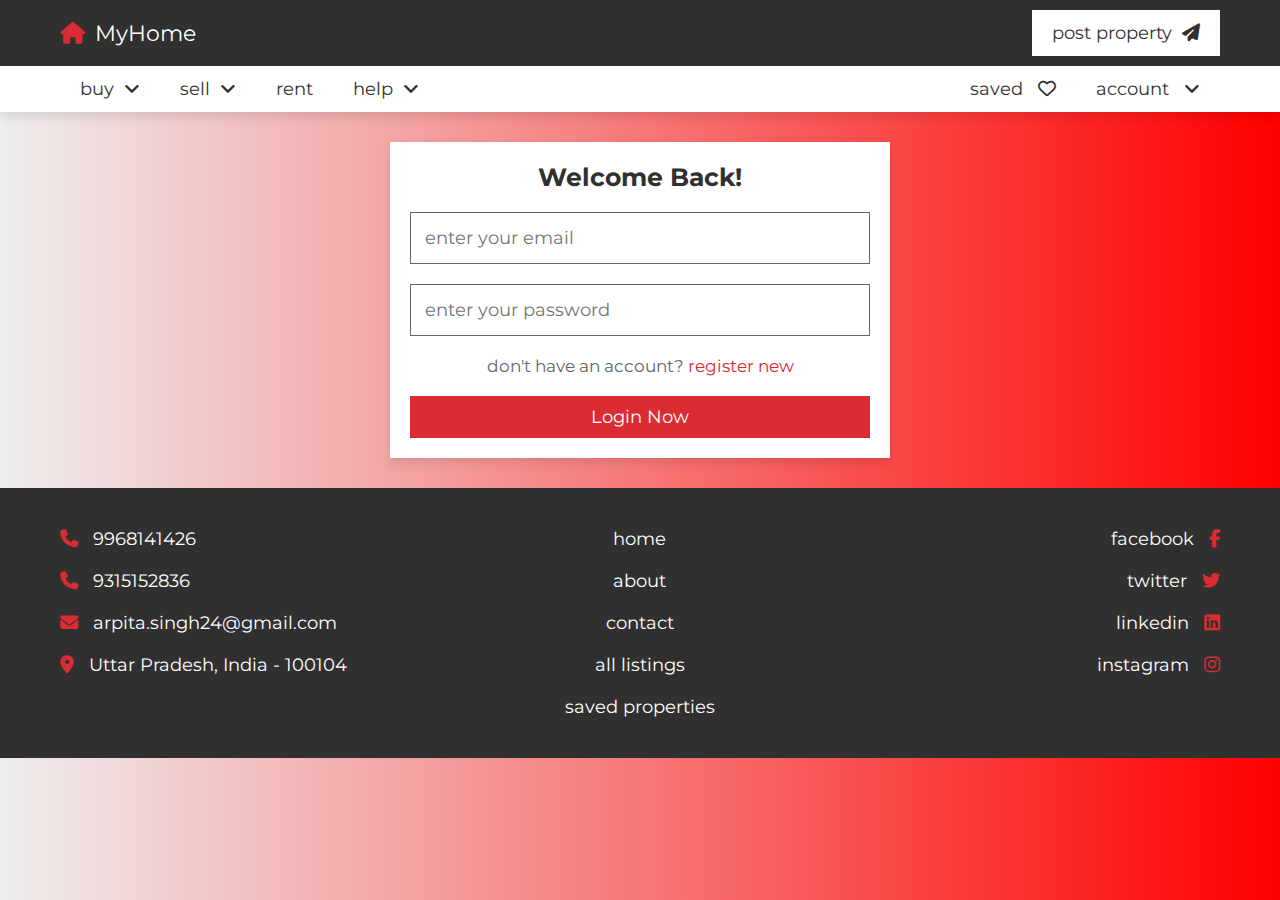
<file: login.html>
<!DOCTYPE html>
<html lang="en">
<head>
   <meta charset="UTF-8">
   <meta http-equiv="X-UA-Compatible" content="IE=edge">
   <meta name="viewport" content="width=device-width, initial-scale=1.0">
   <title>Login</title>

   <!-- font awesome cdn link  -->
   <link rel="stylesheet" href="https://cdnjs.cloudflare.com/ajax/libs/font-awesome/6.2.0/css/all.min.css">

   <!-- custom css file link  -->
   <link rel="stylesheet" href="css/style.css">

</head>
<body>
   
<!-- header section starts  -->

<header class="header">

   <nav class="navbar nav-1">
      <section class="flex">
         <a href="index.html" class="logo"><i class="fas fa-house"></i>MyHome</a>

         <ul>
            <li><a href="#">post property<i class="fas fa-paper-plane"></i></a></li>
         </ul>
      </section>
   </nav>

   <nav class="navbar nav-2">
      <section class="flex">
         <div id="menu-btn" class="fas fa-bars"></div>

         <div class="menu">
            <ul>
               <li><a href="#">buy<i class="fas fa-angle-down"></i></a>
                  <ul>
                     <li><a href="#">house</a></li>
                     <li><a href="#">flat</a></li>
                     <li><a href="#">shop</a></li>
                     <li><a href="#">ready to move</a></li>
                     <li><a href="#">furnished</a></li>
                  </ul>
               </li>
               <li><a href="#">sell<i class="fas fa-angle-down"></i></a>
                  <ul>
                     <li><a href="#">post property</a></li>
                     <li><a href="#">dashboard</a></li>
                  </ul>
               </li>
               <li><a href="#">rent</a>
                  <ul>
                     <li><a href="#">house</a></li>
                     <li><a href="#">flat</a></li>
                     <li><a href="#">shop</a></li>
                  </ul>
               </li>
               <li><a href="#">help<i class="fas fa-angle-down"></i></a>
                  <ul>
                     <li><a href="about.html">about us</a></i></li>
                     <li><a href="contact.html">contact us</a></i></li>
                     <li><a href="contact.html#faq">FAQ</a></i></li>
                  </ul>
               </li>
            </ul>
         </div>

         <ul>
            <li><a href="#">saved <i class="far fa-heart"></i></a></li>
            <li><a href="#">account <i class="fas fa-angle-down"></i></a>
               <ul>
                  <li><a href="login.html">login</a></li>
                  <li><a href="register.html">register</a></li>
               </ul>
            </li>
         </ul>
      </section>
   </nav>

</header>

<!-- header section ends -->

<!-- login section starts  -->

<section class="form-container">

   <form action="" method="post">
      <h3>welcome back!</h3>
      <input type="email" name="email" required maxlength="50" placeholder="enter your email" class="box">
      <input type="password" name="pass" required maxlength="20" placeholder="enter your password" class="box">
      <p>don't have an account? <a href="register.html">register new</a></p>
      <input type="submit" value="login now" name="submit" class="btn">
   </form>

</section>

<!-- login section ends -->












<!-- footer section starts  -->

<footer class="footer">

   <section class="flex">

      <div class="box">
         <a href="tel:1234567890"><i class="fas fa-phone"></i><span>9968141426</span></a>
         <a href="tel:1112223333"><i class="fas fa-phone"></i><span>9315152836</span></a>
         <a href="mailto:arpita.singh24@gmail.com"><i class="fas fa-envelope"></i><span>arpita.singh24@gmail.com</span></a>
         <a href="#"><i class="fas fa-map-marker-alt"></i><span>Uttar Pradesh, India - 100104</span></a>
      </div>

      <div class="box">
         <a href="index.html"><span>home</span></a>
         <a href="about.html"><span>about</span></a>
         <a href="contact.html"><span>contact</span></a>
         <a href="listings.html"><span>all listings</span></a>
         <a href="#"><span>saved properties</span></a>
      </div>

      <div class="box">
         <a href="#"><span>facebook</span><i class="fab fa-facebook-f"></i></a>
         <a href="#"><span>twitter</span><i class="fab fa-twitter"></i></a>
         <a href="#"><span>linkedin</span><i class="fab fa-linkedin"></i></a>
         <a href="#"><span>instagram</span><i class="fab fa-instagram"></i></a>

      </div>

   </section>

</footer>

<!-- footer section ends -->


<!-- custom js file link  -->
<script src="js/script.js"></script>

</body>
</html>
</file>
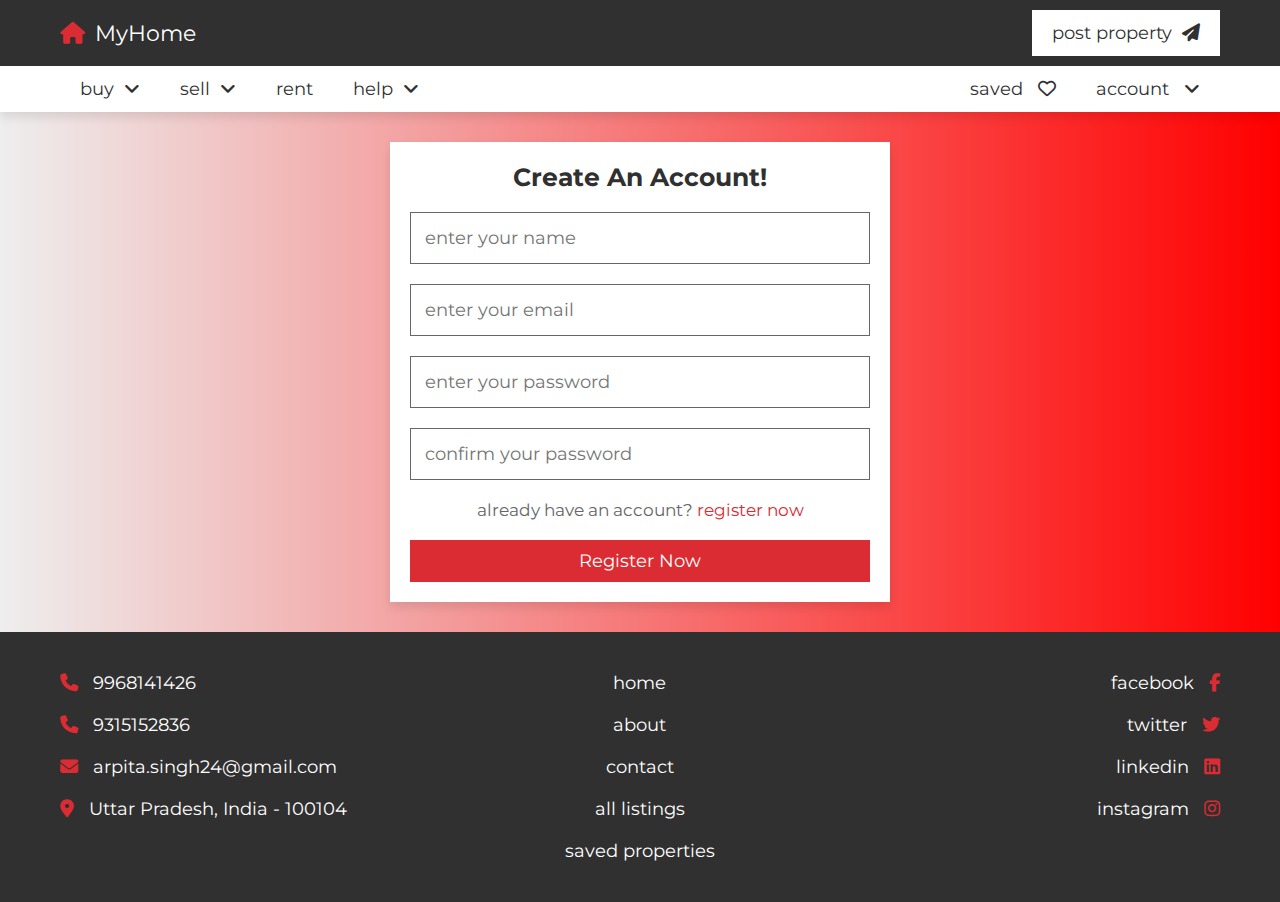
<file: register.html>
<!DOCTYPE html>
<html lang="en">
<head>
   <meta charset="UTF-8">
   <meta http-equiv="X-UA-Compatible" content="IE=edge">
   <meta name="viewport" content="width=device-width, initial-scale=1.0">
   <title>Register</title>

   <!-- font awesome cdn link  -->
   <link rel="stylesheet" href="https://cdnjs.cloudflare.com/ajax/libs/font-awesome/6.2.0/css/all.min.css">

   <!-- custom css file link  -->
   <link rel="stylesheet" href="css/style.css">

</head>
<body>
   
<!-- header section starts  -->

<header class="header">

   <nav class="navbar nav-1">
      <section class="flex">
         <a href="index.html" class="logo"><i class="fas fa-house"></i>MyHome</a>

         <ul>
            <li><a href="#">post property<i class="fas fa-paper-plane"></i></a></li>
         </ul>
      </section>
   </nav>

   <nav class="navbar nav-2">
      <section class="flex">
         <div id="menu-btn" class="fas fa-bars"></div>

         <div class="menu">
            <ul>
               <li><a href="#">buy<i class="fas fa-angle-down"></i></a>
                  <ul>
                     <li><a href="#">house</a></li>
                     <li><a href="#">flat</a></li>
                     <li><a href="#">shop</a></li>
                     <li><a href="#">ready to move</a></li>
                     <li><a href="#">furnished</a></li>
                  </ul>
               </li>
               <li><a href="#">sell<i class="fas fa-angle-down"></i></a>
                  <ul>
                     <li><a href="#">post property</a></li>
                     <li><a href="#">dashboard</a></li>
                  </ul>
               </li>
               <li><a href="#">rent</a>
                  <ul>
                     <li><a href="#">house</a></li>
                     <li><a href="#">flat</a></li>
                     <li><a href="#">shop</a></li>
                  </ul>
               </li>
               <li><a href="#">help<i class="fas fa-angle-down"></i></a>
                  <ul>
                     <li><a href="about.html">about us</a></i></li>
                     <li><a href="contact.html">contact us</a></i></li>
                     <li><a href="contact.html#faq">FAQ</a></i></li>
                  </ul>
               </li>
            </ul>
         </div>

         <ul>
            <li><a href="#">saved <i class="far fa-heart"></i></a></li>
            <li><a href="#">account <i class="fas fa-angle-down"></i></a>
               <ul>
                  <li><a href="login.html">login</a></li>
                  <li><a href="register.html">register</a></li>
               </ul>
            </li>
         </ul>
      </section>
   </nav>

</header>

<!-- header section ends -->

<!-- register section starts  -->

<section class="form-container">

   <form action="" method="post">
      <h3>create an account!</h3>
      <input type="tel" name="name" required maxlength="50" placeholder="enter your name" class="box">
      <input type="email" name="email" required maxlength="50" placeholder="enter your email" class="box">
      <input type="password" name="pass" required maxlength="20" placeholder="enter your password" class="box">
      <input type="password" name="c_pass" required maxlength="20" placeholder="confirm your password" class="box">
      <p>already have an account? <a href="login.html">register now</a></p>
      <input type="submit" value="register now" name="submit" class="btn">
   </form>

</section>

<!-- register section ends -->












<!-- footer section starts  -->

<footer class="footer">

   <section class="flex">

      <div class="box">
         <a href="tel:1234567890"><i class="fas fa-phone"></i><span>9968141426</span></a>
         <a href="tel:1112223333"><i class="fas fa-phone"></i><span>9315152836</span></a>
         <a href="mailto:arpita.singh24@gmail.com"><i class="fas fa-envelope"></i><span>arpita.singh24@gmail.com</span></a>
         <a href="#"><i class="fas fa-map-marker-alt"></i><span>Uttar Pradesh, India - 100104</span></a>
      </div>

      <div class="box">
         <a href="index.html"><span>home</span></a>
         <a href="about.html"><span>about</span></a>
         <a href="contact.html"><span>contact</span></a>
         <a href="listings.html"><span>all listings</span></a>
         <a href="#"><span>saved properties</span></a>
      </div>

      <div class="box">
         <a href="#"><span>facebook</span><i class="fab fa-facebook-f"></i></a>
         <a href="#"><span>twitter</span><i class="fab fa-twitter"></i></a>
         <a href="#"><span>linkedin</span><i class="fab fa-linkedin"></i></a>
         <a href="#"><span>instagram</span><i class="fab fa-instagram"></i></a>

      </div>

   </section>
</footer>

<!-- footer section ends -->


<!-- custom js file link  -->
<script src="js/script.js"></script>

</body>
</html>
</file>
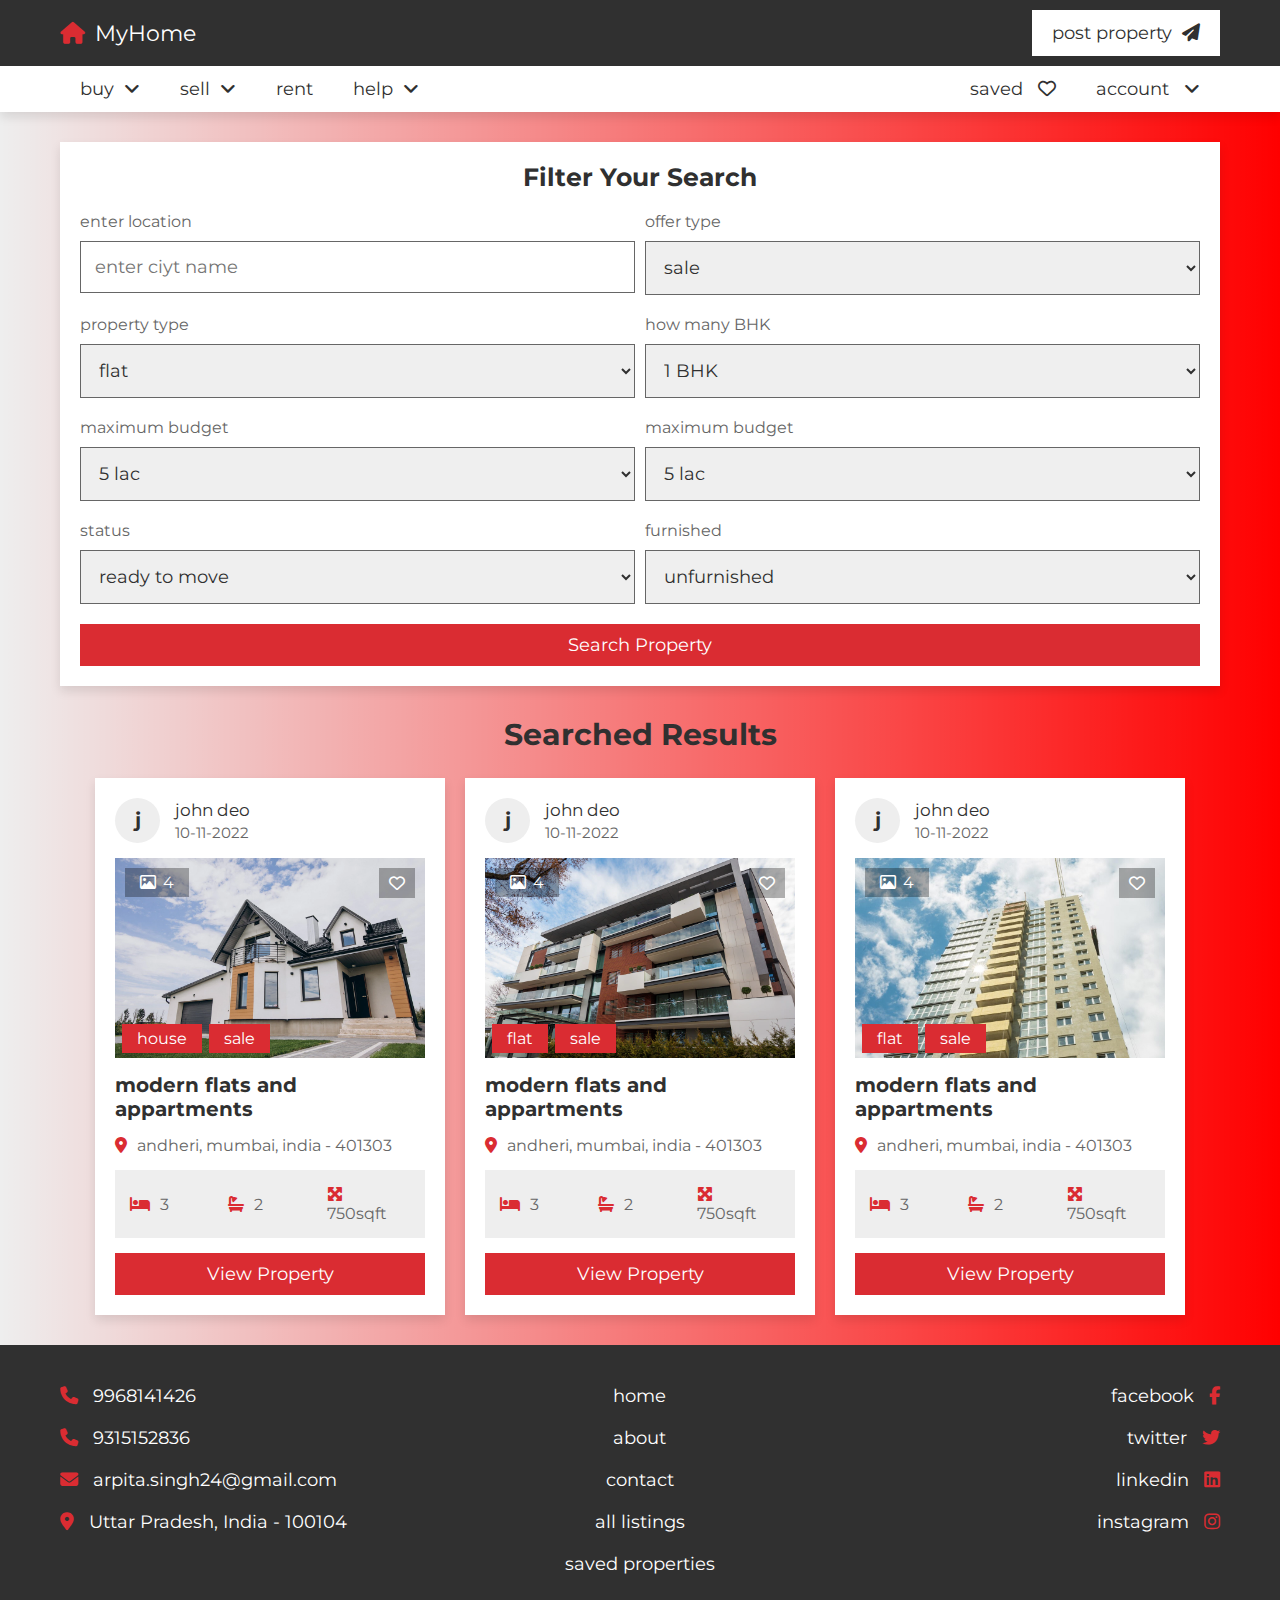
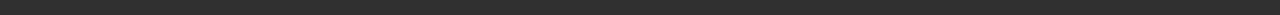
<file: search.html>
<!DOCTYPE html>
<html lang="en">
<head>
   <meta charset="UTF-8">
   <meta http-equiv="X-UA-Compatible" content="IE=edge">
   <meta name="viewport" content="width=device-width, initial-scale=1.0">
   <title>Search Page</title>

   <!-- font awesome cdn link  -->
   <link rel="stylesheet" href="https://cdnjs.cloudflare.com/ajax/libs/font-awesome/6.2.0/css/all.min.css">

   <!-- custom css file link  -->
   <link rel="stylesheet" href="css/style.css">

</head>
<body>
   
<!-- header section starts  -->

<header class="header">

   <nav class="navbar nav-1">
      <section class="flex">
         <a href="index.html" class="logo"><i class="fas fa-house"></i>MyHome</a>

         <ul>
            <li><a href="#">post property<i class="fas fa-paper-plane"></i></a></li>
         </ul>
      </section>
   </nav>

   <nav class="navbar nav-2">
      <section class="flex">
         <div id="menu-btn" class="fas fa-bars"></div>

         <div class="menu">
            <ul>
               <li><a href="#">buy<i class="fas fa-angle-down"></i></a>
                  <ul>
                     <li><a href="#">house</a></li>
                     <li><a href="#">flat</a></li>
                     <li><a href="#">shop</a></li>
                     <li><a href="#">ready to move</a></li>
                     <li><a href="#">furnished</a></li>
                  </ul>
               </li>
               <li><a href="#">sell<i class="fas fa-angle-down"></i></a>
                  <ul>
                     <li><a href="#">post property</a></li>
                     <li><a href="#">dashboard</a></li>
                  </ul>
               </li>
               <li><a href="#">rent</a>
                  <ul>
                     <li><a href="#">house</a></li>
                     <li><a href="#">flat</a></li>
                     <li><a href="#">shop</a></li>
                  </ul>
               </li>
               <li><a href="#">help<i class="fas fa-angle-down"></i></a>
                  <ul>
                     <li><a href="about.html">about us</a></i></li>
                     <li><a href="contact.html">contact us</a></i></li>
                     <li><a href="contact.html#faq">FAQ</a></i></li>
                  </ul>
               </li>
            </ul>
         </div>

         <ul>
            <li><a href="#">saved <i class="far fa-heart"></i></a></li>
            <li><a href="#">account <i class="fas fa-angle-down"></i></a>
               <ul>
                  <li><a href="login.html">login</a></li>
                  <li><a href="register.html">register</a></li>
               </ul>
            </li>
         </ul>
      </section>
   </nav>

</header>

<!-- header section ends -->

<!-- search filter section starts  -->

<section class="filters" style="padding-bottom: 0;">

   <form action="" method="post">
      <div id="close-filter"><i class="fas fa-times"></i></div>
      <h3>filter your search</h3>
         
         <div class="flex">
            <div class="box">
               <p>enter location</p>
               <input type="text" name="location" required maxlength="50" placeholder="enter ciyt name" class="input">
            </div>
            <div class="box">
               <p>offer type</p>
               <select name="offer" class="input" required>
                  <option value="sale">sale</option>
                  <option value="resale">resale</option>
                  <option value="rent">rent</option>
               </select>
            </div>
            <div class="box">
               <p>property type</p>
               <select name="type" class="input" required>
                  <option value="flat">flat</option>
                  <option value="house">house</option>
                  <option value="shop">shop</option>
               </select>
            </div>
            <div class="box">
               <p>how many BHK</p>
               <select name="bhk" class="input" required>
                  <option value="1">1 BHK</option>
                  <option value="2">2 BHK</option>
                  <option value="3">3 BHK</option>
                  <option value="4">4 BHK</option>
                  <option value="5">5 BHK</option>
                  <option value="6">6 BHK</option>
                  <option value="7">7 BHK</option>
                  <option value="8">8 BHK</option>
                  <option value="9">9 BHK</option>
               </select>
            </div>
            <div class="box">
               <p>maximum budget</p>
               <select name="minimum" class="input" required>
                  <option value="5000000">5 lac</option>
                  <option value="1000000">10 lac</option>
                  <option value="2000000">20 lac</option>
                  <option value="3000000">30 lac</option>
                  <option value="4000000">40 lac</option>
                  <option value="4000000">40 lac</option>
                  <option value="5000000">50 lac</option>
                  <option value="6000000">60 lac</option>
                  <option value="7000000">70 lac</option>
                  <option value="8000000">80 lac</option>
                  <option value="9000000">90 lac</option>
                  <option value="10000000">1 Cr</option>
                  <option value="20000000">2 Cr</option>
                  <option value="30000000">3 Cr</option>
                  <option value="40000000">4 Cr</option>
                  <option value="50000000">5 Cr</option>
                  <option value="60000000">6 Cr</option>
                  <option value="70000000">7 Cr</option>
                  <option value="80000000">8 Cr</option>
                  <option value="90000000">9 Cr</option>
                  <option value="100000000">10 Cr</option>
                  <option value="150000000">15 Cr</option>
                  <option value="200000000">20 Cr</option>
               </select>
            </div>
            <div class="box">
               <p>maximum budget</p>
               <select name="maximum" class="input" required>
                  <option value="5000000">5 lac</option>
                  <option value="1000000">10 lac</option>
                  <option value="2000000">20 lac</option>
                  <option value="3000000">30 lac</option>
                  <option value="4000000">40 lac</option>
                  <option value="4000000">40 lac</option>
                  <option value="5000000">50 lac</option>
                  <option value="6000000">60 lac</option>
                  <option value="7000000">70 lac</option>
                  <option value="8000000">80 lac</option>
                  <option value="9000000">90 lac</option>
                  <option value="10000000">1 Cr</option>
                  <option value="20000000">2 Cr</option>
                  <option value="30000000">3 Cr</option>
                  <option value="40000000">4 Cr</option>
                  <option value="50000000">5 Cr</option>
                  <option value="60000000">6 Cr</option>
                  <option value="70000000">7 Cr</option>
                  <option value="80000000">8 Cr</option>
                  <option value="90000000">9 Cr</option>
                  <option value="100000000">10 Cr</option>
                  <option value="150000000">15 Cr</option>
                  <option value="200000000">20 Cr</option>
               </select>
            </div>
            <div class="box">
               <p>status</p>
               <select name="status" class="input" required>
                  <option value="ready to move">ready to move</option>
                  <option value="under construction">under construction</option>
               </select>
            </div>
            <div class="box">
               <p>furnished</p>
               <select name="furnished" class="input" required>
                  <option value="unfurnished">unfurnished</option>
                  <option value="furnished">furnished</option>
                  <option value="semi-furnished">semi-furnished</option>
               </select>
            </div>
         </div>
         <input type="submit" value="search property" name="search" class="btn">
   </form>

</section>

<!-- search filter section ends -->

<div id="filter-btn" class="fas fa-filter"></div>

<!-- listings section starts  -->

<section class="listings">

   <h1 class="heading">searched results</h1>

   <div class="box-container">

      <div class="box">
         <div class="admin">
            <h3>j</h3>
            <div>
               <p>john deo</p>
               <span>10-11-2022</span>
            </div>
         </div>
         <div class="thumb">
            <p class="total-images"><i class="far fa-image"></i><span>4</span></p>
            <p class="type"><span>house</span><span>sale</span></p>
            <form action="" method="post" class="save">
               <button type="submit" name="save" class="far fa-heart"></button>
            </form>
            <img src="images/house-img-1.webp" alt="">
         </div>
         <h3 class="name">modern flats and appartments</h3>
         <p class="location"><i class="fas fa-map-marker-alt"></i><span>andheri, mumbai, india - 401303</span></p>
         <div class="flex">
            <p><i class="fas fa-bed"></i><span>3</span></p>
            <p><i class="fas fa-bath"></i><span>2</span></p>
            <p><i class="fas fa-maximize"></i><span>750sqft</span></p>
         </div>
         <a href="view_property.html" class="btn">view property</a>
      </div>

      <div class="box">
         <div class="admin">
            <h3>j</h3>
            <div>
               <p>john deo</p>
               <span>10-11-2022</span>
            </div>
         </div>
         <div class="thumb">
            <p class="total-images"><i class="far fa-image"></i><span>4</span></p>
            <p class="type"><span>flat</span><span>sale</span></p>
            <form action="" method="post" class="save">
               <button type="submit" name="save" class="far fa-heart"></button>
            </form>
            <img src="images/house-img-2.webp" alt="">
         </div>
         <h3 class="name">modern flats and appartments</h3>
         <p class="location"><i class="fas fa-map-marker-alt"></i><span>andheri, mumbai, india - 401303</span></p>
         <div class="flex">
            <p><i class="fas fa-bed"></i><span>3</span></p>
            <p><i class="fas fa-bath"></i><span>2</span></p>
            <p><i class="fas fa-maximize"></i><span>750sqft</span></p>
         </div>
         <a href="view_property.html" class="btn">view property</a>
      </div>

      <div class="box">
         <div class="admin">
            <h3>j</h3>
            <div>
               <p>john deo</p>
               <span>10-11-2022</span>
            </div>
         </div>
         <div class="thumb">
            <p class="total-images"><i class="far fa-image"></i><span>4</span></p>
            <p class="type"><span>flat</span><span>sale</span></p>
            <form action="" method="post" class="save">
               <button type="submit" name="save" class="far fa-heart"></button>
            </form>
            <img src="images/house-img-3.jpg" alt="">
         </div>
         <h3 class="name">modern flats and appartments</h3>
         <p class="location"><i class="fas fa-map-marker-alt"></i><span>andheri, mumbai, india - 401303</span></p>
         <div class="flex">
            <p><i class="fas fa-bed"></i><span>3</span></p>
            <p><i class="fas fa-bath"></i><span>2</span></p>
            <p><i class="fas fa-maximize"></i><span>750sqft</span></p>
         </div>
         <a href="view_property.html" class="btn">view property</a>
      </div>

   </div>

</section>

<!-- listings section ends -->











<!-- footer section starts  -->

<footer class="footer">

   <section class="flex">

      <div class="box">
         <a href="tel:1234567890"><i class="fas fa-phone"></i><span>9968141426</span></a>
         <a href="tel:1112223333"><i class="fas fa-phone"></i><span>9315152836</span></a>
         <a href="mailto:arpita.singh24@gmail.com"><i class="fas fa-envelope"></i><span>arpita.singh24@gmail.com</span></a>
         <a href="#"><i class="fas fa-map-marker-alt"></i><span>Uttar Pradesh, India - 100104</span></a>
      </div>

      <div class="box">
         <a href="index.html"><span>home</span></a>
         <a href="about.html"><span>about</span></a>
         <a href="contact.html"><span>contact</span></a>
         <a href="listings.html"><span>all listings</span></a>
         <a href="#"><span>saved properties</span></a>
      </div>

      <div class="box">
         <a href="#"><span>facebook</span><i class="fab fa-facebook-f"></i></a>
         <a href="#"><span>twitter</span><i class="fab fa-twitter"></i></a>
         <a href="#"><span>linkedin</span><i class="fab fa-linkedin"></i></a>
         <a href="#"><span>instagram</span><i class="fab fa-instagram"></i></a>

      </div>

   </section>

</footer>

<!-- footer section ends -->


<!-- custom js file link  -->
<script src="js/script.js"></script>

<script>

document.querySelector('#filter-btn').onclick = () =>{
   document.querySelector('.filters').classList.add('active');
}

document.querySelector('#close-filter').onclick = () =>{
   document.querySelector('.filters').classList.remove('active');
}

</script>

</body>
</html>
</file>
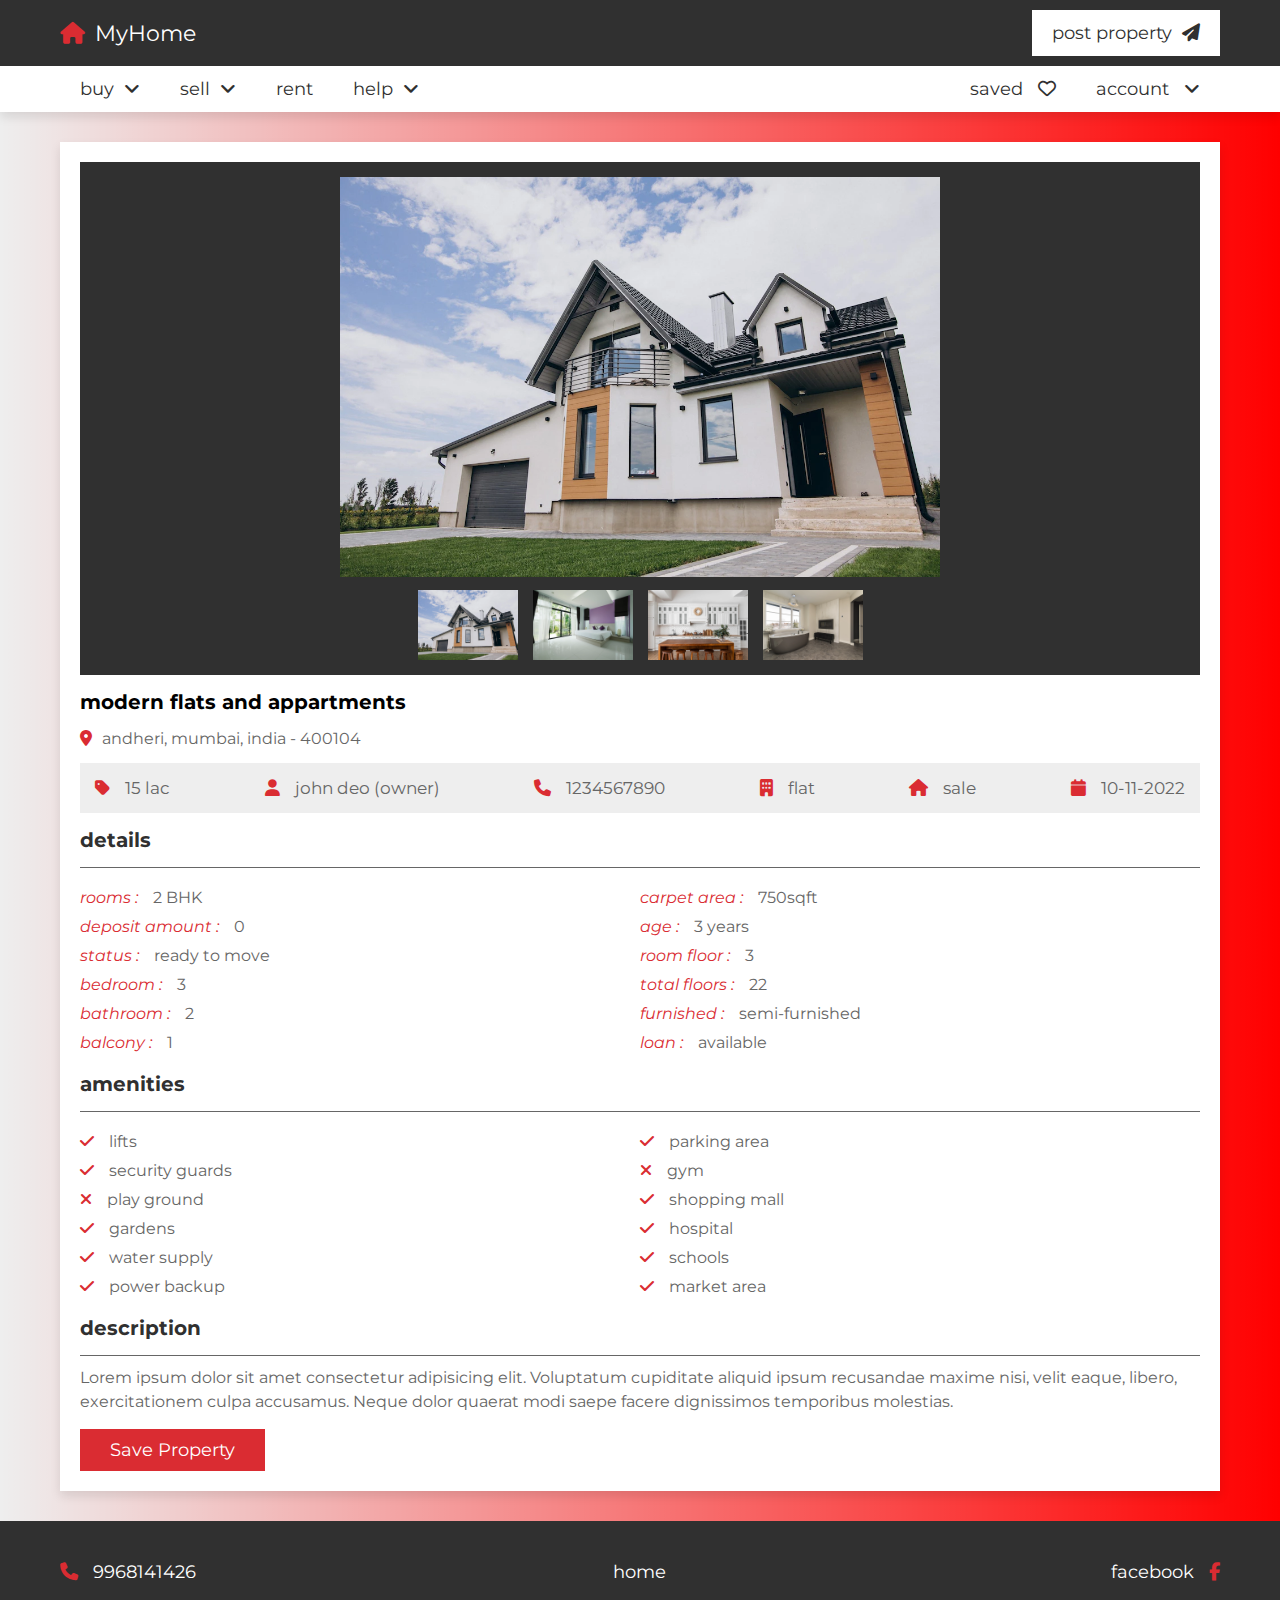
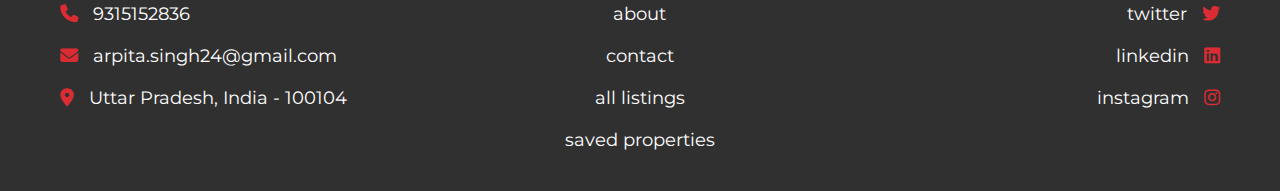
<file: view_property.html>
<!DOCTYPE html>
<html lang="en">
<head>
   <meta charset="UTF-8">
   <meta http-equiv="X-UA-Compatible" content="IE=edge">
   <meta name="viewport" content="width=device-width, initial-scale=1.0">
   <title>View Property</title>

   <!-- font awesome cdn link  -->
   <link rel="stylesheet" href="https://cdnjs.cloudflare.com/ajax/libs/font-awesome/6.2.0/css/all.min.css">

   <!-- custom css file link  -->
   <link rel="stylesheet" href="css/style.css">

</head>
<body>
   
<!-- header section starts  -->

<header class="header">

   <nav class="navbar nav-1">
      <section class="flex">
         <a href="index.html" class="logo"><i class="fas fa-house"></i>MyHome</a>

         <ul>
            <li><a href="#">post property<i class="fas fa-paper-plane"></i></a></li>
         </ul>
      </section>
   </nav>

   <nav class="navbar nav-2">
      <section class="flex">
         <div id="menu-btn" class="fas fa-bars"></div>

         <div class="menu">
            <ul>
               <li><a href="#">buy<i class="fas fa-angle-down"></i></a>
                  <ul>
                     <li><a href="#">house</a></li>
                     <li><a href="#">flat</a></li>
                     <li><a href="#">shop</a></li>
                     <li><a href="#">ready to move</a></li>
                     <li><a href="#">furnished</a></li>
                  </ul>
               </li>
               <li><a href="#">sell<i class="fas fa-angle-down"></i></a>
                  <ul>
                     <li><a href="#">post property</a></li>
                     <li><a href="#">dashboard</a></li>
                  </ul>
               </li>
               <li><a href="#">rent</a>
                  <ul>
                     <li><a href="#">house</a></li>
                     <li><a href="#">flat</a></li>
                     <li><a href="#">shop</a></li>
                  </ul>
               </li>
               <li><a href="#">help<i class="fas fa-angle-down"></i></a>
                  <ul>
                     <li><a href="about.html">about us</a></i></li>
                     <li><a href="contact.html">contact us</a></i></li>
                     <li><a href="contact.html#faq">FAQ</a></i></li>
                  </ul>
               </li>
            </ul>
         </div>

         <ul>
            <li><a href="#">saved <i class="far fa-heart"></i></a></li>
            <li><a href="#">account <i class="fas fa-angle-down"></i></a>
               <ul>
                  <li><a href="login.html">login</a></li>
                  <li><a href="register.html">register</a></li>
               </ul>
            </li>
         </ul>
      </section>
   </nav>

</header>

<!-- header section ends -->

<!-- view property section starts  -->

<section class="view-property">

   <div class="details">
      <div class="thumb">
         <div class="big-image">
            <img src="images/house-img-1.webp" alt="">
         </div>
         <div class="small-images">
            <img src="images/house-img-1.webp" alt="">
            <img src="images/hall-img-1.webp" alt="">
            <img src="images/kitchen-img-1.webp" alt="">
            <img src="images/bathroom-img-1.webp" alt="">
         </div>
      </div>
      <h3 class="name">modern flats and appartments</h3>
      <p class="location"><i class="fas fa-map-marker-alt"></i><span>andheri, mumbai, india - 400104</span></p>
      <div class="info">
         <p><i class="fas fa-tag"></i><span>15 lac</span></p>
         <p><i class="fas fa-user"></i><span>john deo (owner)</span></p>
         <p><i class="fas fa-phone"></i><a href="tel:1234567890">1234567890</a></p>
         <p><i class="fas fa-building"></i><span>flat</span></p>
         <p><i class="fas fa-house"></i><span>sale</span></p>
         <p><i class="fas fa-calendar"></i><span>10-11-2022</span></p>
      </div>
      <h3 class="title">details</h3>
      <div class="flex">
         <div class="box">
            <p><i>rooms :</i><span>2 BHK</span></p>
            <p><i>deposit amount :</i><span>0</span></p>
            <p><i>status :</i><span>ready to move</span></p>
            <p><i>bedroom :</i><span>3</span></p>
            <p><i>bathroom :</i><span>2</span></p>
            <p><i>balcony :</i><span>1</span></p>
         </div>
         <div class="box">
            <p><i>carpet area :</i><span>750sqft</span></p>
            <p><i>age :</i><span>3 years</span></p>
            <p><i>room floor :</i><span>3</span></p>
            <p><i>total floors :</i><span>22</span></p>
            <p><i>furnished :</i><span>semi-furnished</span></p>
            <p><i>loan :</i><span>available</span></p>
         </div>
      </div>
      <h3 class="title">amenities</h3>
      <div class="flex">
         <div class="box">
            <p><i class="fas fa-check"></i><span>lifts</span></p>
            <p><i class="fas fa-check"></i><span>security guards</span></p>
            <p><i class="fas fa-times"></i><span>play ground</span></p>
            <p><i class="fas fa-check"></i><span>gardens</span></p>
            <p><i class="fas fa-check"></i><span>water supply</span></p>
            <p><i class="fas fa-check"></i><span>power backup</span></p>
         </div>
         <div class="box">
            <p><i class="fas fa-check"></i><span>parking area</span></p>
            <p><i class="fas fa-times"></i><span>gym</span></p>
            <p><i class="fas fa-check"></i><span>shopping mall</span></p>
            <p><i class="fas fa-check"></i><span>hospital</span></p>
            <p><i class="fas fa-check"></i><span>schools</span></p>
            <p><i class="fas fa-check"></i><span>market area</span></p>
         </div>
      </div>
      <h3 class="title">description</h3>
      <p class="description">Lorem ipsum dolor sit amet consectetur adipisicing elit. Voluptatum cupiditate aliquid ipsum recusandae maxime nisi, velit eaque, libero, exercitationem culpa accusamus. Neque dolor quaerat modi saepe facere dignissimos temporibus molestias.</p>
      <form action="" method="post">
         <input type="submit" value="save property" name="save" class="inline-btn">
      </form>
   </div>

</section>

<!-- view property section ends -->












<!-- footer section starts  -->

<footer class="footer">

   <section class="flex">

      <div class="box">
         <a href="tel:1234567890"><i class="fas fa-phone"></i><span>9968141426</span></a>
         <a href="tel:1112223333"><i class="fas fa-phone"></i><span>9315152836</span></a>
         <a href="mailto:arpita.singh24@gmail.com"><i class="fas fa-envelope"></i><span>arpita.singh24@gmail.com</span></a>
         <a href="#"><i class="fas fa-map-marker-alt"></i><span>Uttar Pradesh, India - 100104</span></a>
      </div>

      <div class="box">
         <a href="index.html"><span>home</span></a>
         <a href="about.html"><span>about</span></a>
         <a href="contact.html"><span>contact</span></a>
         <a href="listings.html"><span>all listings</span></a>
         <a href="#"><span>saved properties</span></a>
      </div>

      <div class="box">
         <a href="#"><span>facebook</span><i class="fab fa-facebook-f"></i></a>
         <a href="#"><span>twitter</span><i class="fab fa-twitter"></i></a>
         <a href="#"><span>linkedin</span><i class="fab fa-linkedin"></i></a>
         <a href="#"><span>instagram</span><i class="fab fa-instagram"></i></a>

      </div>

   </section>

</footer>

<!-- footer section ends -->


<!-- custom js file link  -->
<script src="js/script.js"></script>

</body>
</html>
</file>
<file: css/style.css>
@import url('https://fonts.googleapis.com/css2?family=Montserrat:wght@100;200;300;400&display=swap');

:root{
   --main-color:#DA2C32;
   --light-color:#666;
   --light-bg:#eee;
   --white:#fff;
   --black:#303030;
   --border:.1rem solid var(--light-color);
   --box-shodow:0 .5rem 1rem rgba(0,0,0,.1);
}

*{
   font-family: 'Montserrat', sans-serif;
   margin: 0; padding: 0;
   box-sizing: border-box;
   outline: none; border: none;
   text-decoration: none;
}

*::selection{
   background-color: var(--main-color);
   color: var(--white);
}

*::-webkit-scrollbar{
   height: .5rem;
   width: 1rem;
}

*::-webkit-scrollbar-track{
   background-color: transparent;
}

*::-webkit-scrollbar-thumb{
   background-color: var(--main-color);
   border-radius: 5rem;
}

html{
   font-size: 62.5%;
   overflow-x: hidden;
   scroll-behavior: smooth;
   scroll-padding-top: 10rem;
}

body{
   background-color: var(--light-bg);
   background-image: linear-gradient(to right, rgba(255,0,0,0), rgba(255,0,0,1));
   /* background-repeat: no-repeat; */
   /* background-repeat: none; */
   font-family:Verdana, Geneva, Tahoma, sans-serif;
}

section{
   padding: 3rem 2rem;
   max-width: 1200px;
   margin: 0 auto;
}

.heading{
   text-align: center;
   padding-bottom: 2.5rem;
   font-size: 3rem;
   color: var(--black);
   text-transform: capitalize;
}

.btn,
.inline-btn{
   margin-top: 1rem;
   padding: 1rem 3rem;
   background-color: var(--main-color);
   color: var(--white);
   cursor: pointer;
   text-align: center;
   font-size: 1.8rem;
   text-transform: capitalize;
}

.btn:hover,
.inline-btn:hover{
   background-color: var(--black);
}

.btn{
   display: block;
   width: 100%;
}

.inline-btn{
   display: inline-block;
}

.header{
   position: sticky;
   top: 0; left: 0; right: 0;
   z-index: 1000;
   box-shadow: var(--box-shodow);
}

.header .navbar.nav-1 .flex{
   padding-top: 1rem;
   padding-bottom: 1rem;
}

.header .navbar.nav-2 .flex{
   padding-top: 0;
   padding-bottom: 0;
}

.header .navbar.nav-1{
   background-color: var(--black);
}

.header .navbar.nav-2{
   background-color: var(--white);
}

.header .navbar .flex{
   display: flex;
   align-items: center;
   justify-content: space-between;
}

.header .navbar .flex .logo{
   font-size: 2.2rem;
   color: var(--white); 
}

.header .navbar .flex .logo i{
   color: var(--main-color);
   margin-right: 1rem;
}

.header .navbar .flex ul{
   list-style: none;
}

.header .navbar .flex ul li{
   float: left;
   position: relative;
}

.header .navbar .flex ul li a{
   display: inline-block;
   padding: 1.2rem 2rem;
   font-size: 1.8rem;
   color: var(--black);
   background-color: var(--white);
}

.header .navbar .flex ul li a:hover{
   background-color: var(--main-color);
   color: var(--white);
}

.header .navbar .flex ul li a i{
   margin-left: 1rem;
}

.header .navbar .flex ul li ul{
   position: absolute;
   width: 17rem;
   left: 0;
}

.header .navbar .flex ul li ul li{
   width: 100%;
}

.header .navbar .flex ul li ul li a{
   display: none;
}

.header .navbar .flex ul li:hover ul li a{
   display: block;
}

#menu-btn{
   font-size: 2.5rem;
   color: var(--black);
   display: none;
}

.home{
   background:url('../images/home(bg).jpg') no-repeat;
   /* background-color: #4B364F; */
   background-size: cover;
   background-position: center;
   
}

.home .center{
   min-height: 85vh;
   display: flex;
   align-items: center;
   justify-content: center;
}

.home .center form{
   background-color: var(--white);
   
   padding: 2rem;
   box-shadow: var(--box-shodow);
   width: 50rem;
}

.home .center form h3{
   padding-bottom: 1rem;
   text-align: center;
   color: var(--black);
   text-transform: capitalize;
   font-size: 2.5rem;
   
}

.home .center form .flex{
   display: flex;
   gap:1rem;
   flex-wrap: wrap;
}

.home .center form .box{
   flex: 1 1 20rem;
   
}

.home .center form .box .input{
   width: 100%;
   border: var(--border);
   padding: 1.4rem;
   color: var(--black);
   font-size: 1.8rem;
   margin: 1rem 0;
   border-radius: 20px;
   border-color: #DA2C32;
   
}

.home .center form .box p{
   color: var(--light-color);
   font-size: 1.7rem;
   padding-top: 1rem;
   
}

.home .center form .box p span{
   color: var(--main-color);
   border-radius: 2px solid #DA2C32;
}

.services .box-container{
   display: grid;
   grid-template-columns: repeat(auto-fit, 30rem);
   gap: 2rem;
   justify-content: center;
   align-items: flex-start;
   
}

.services .box-container .box{
   background-color: var(--white);
   box-shadow: var(--box-shodow);
   padding: 2rem;
   text-align: center;
   
}

.services .box-container .box img{
   margin: 1rem 0;
   height: 8rem;
   
}

.services .box-container .box h3{
   font-size: 2rem;
   padding: 1rem 0;
   color: var(--black);
   text-transform: capitalize;
}

.services .box-container .box p{
   line-height: 2;
   font-size: 1.6rem;
   color: var(--light-color);
   padding-top: .5rem;
}

.listings .box-container{
   display: grid;
   grid-template-columns: repeat(auto-fit, 35rem);
   gap: 2rem;
   justify-content: center;
   align-items: flex-start;
}

.listings .box-container .box{
   background-color: var(--white);
   box-shadow: var(--box-shodow);
   padding: 2rem;
   overflow-x: hidden;
}

.listings .box-container .box .admin{
   display: flex;
   align-items: center;
   gap: 1.5rem;
}

.listings .box-container .box .admin h3{
   height: 4.5rem;
   line-height: 4.4rem;
   width: 4.5rem;
   border-radius: 50%;
   font-size: 2rem;
   color: var(--black);
   background-color: var(--light-bg);
   text-align:center;
}

.listings .box-container .box .admin p{
   font-size: 1.7rem;
   color: var(--black);
   padding-bottom: .3rem;
}

.listings .box-container .box .admin span{
   font-size: 1.5rem;
   color: var(--light-color);
}

.listings .box-container .box .thumb{
   position: relative;
   height: 20rem;
   overflow: hidden;
   margin: 1.5rem 0;
}

.listings .box-container .box .thumb img{
   height: 100%;
   width: 100%;
   transition: .2s linear;
}

.listings .box-container .box:hover .thumb img{
   transform: scale(1.1);
}

.listings .box-container .box .thumb .total-images{
   position: absolute;
   top: 1rem; left: 1rem;
   background-color: rgba(0,0,0,.3);
   color: var(--white);
   padding: .5rem 1.5rem;
   font-size: 1.6rem;
   z-index: 1;
}

.listings .box-container .box .thumb .total-images i{
   margin-right: .7rem;
}

.listings .box-container .box .thumb .type{
   position: absolute;
   bottom: 1rem; left: .7rem;
   z-index: 1;
}

.listings .box-container .box .thumb .type span{
   margin-right: .7rem;
   padding: .5rem 1.5rem;
   color: var(--white);
   background-color: var(--main-color);
   font-size: 1.6rem;
}

.listings .box-container .box .thumb .save{
   position: absolute;
   top: 1rem; right: 1rem;
   z-index: 1;
}

.listings .box-container .box .thumb .save button{
   background-color: rgba(0,0,0,.3);
   color: var(--white);
   padding: .7rem 1rem;
   font-size: 1.6rem;
   cursor: pointer;
}

.listings .box-container .box .thumb .save button:hover{
   background-color: var(--main-color);
}

.listings .box-container .box .name{
   font-size: 2rem;
   text-overflow: ellipsis;
   overflow-x: hidden;
   color: var(--black);
   margin-bottom: .5rem;
}

.listings .box-container .box .location{
   padding-top: 1rem;
   font-size: 1.6rem;
   color: var(--light-color);
}

.listings .box-container .box .location i{
   margin-right: 1rem;
   color: var(--main-color);
}

.listings .box-container .box .flex{
   display: flex;
   background-color: var(--light-bg);
   padding: 1.5rem;
   justify-content: space-between;
   align-items: center;
   margin: 1.5rem 0;
   flex-wrap: wrap;
   gap: 1.5rem;
}

.listings .box-container .box .flex p{
   font-size: 1.6rem;
   flex: 1 1 4rem;
}

.listings .box-container .box .flex p span{
   color: var(--light-color);
}

.listings .box-container .box .flex p i{
   margin-right: 1rem;
   color: var(--main-color);
}

.view-property .details{
   background-color: var(--white);
   box-shadow: var(--box-shodow);
   padding: 2rem;
   overflow-x: hidden;
}

.view-property .details .thumb{
   background-color: var(--black);
   padding: 1.5rem;
   margin-bottom: 1.5rem;
}

.view-property .details .thumb .big-image img{
   height: 40rem;
   width: 100%;
   object-fit: contain;
}

.view-property .details .thumb .small-images{
   display: flex;
   justify-content: center;
   gap: 1.5rem;
   padding-top: 1rem;
   flex-wrap: wrap;
}

.view-property .details .thumb .small-images img{
   height: 7rem;
   width: 10rem;
   object-fit: cover;
   cursor: pointer;
   transition: .2s linear;
}

.view-property .details .thumb .small-images img:hover{
   transform: scale(1.1);
}

.view-property .details .name{
   font-size: 2rem;
   text-overflow: ellipsis;
   overflow-x: hidden;
   margin-bottom: .5rem;
}

.view-property .details .location{
   padding-top: 1rem;
   font-size: 1.6rem;
   color: var(--light-color);
}

.view-property .details .location i{
   margin-right: 1rem;
   color: var(--main-color);
}

.view-property .details .info{
   display: flex;
   background-color: var(--light-bg);
   padding: 1.5rem;
   margin: 1.5rem 0;
   justify-content: space-between;
   align-items: center;
   flex-wrap: wrap;
   gap: 2rem;
}

.view-property .details .info p{
   font-size: 1.7rem;
}

.view-property .details .info p span,
.view-property .details .info p a{
   color: var(--light-color);
}

.view-property .details .info p a:hover{
   text-decoration: underline;
}

.view-property .details .info p i{
   margin-right: 1.5rem;
   color: var(--main-color);
}

.view-property .details .title{
   font-size: 2rem;
   color: var(--black);
   padding-bottom: 1.5rem;
   border-bottom: var(--border);
}

.view-property .details .flex{
   margin: 1.5rem 0;
   display: flex;
   justify-content: space-between;
   flex-wrap: wrap;
}

.view-property .details .flex .box{
   flex: 1 1 40rem;
}

.view-property .details .flex .box p{
   padding: .5rem 0;
   font-size: 1.6rem;
   color: var(--light-color);
}

.view-property .details .flex .box i{
   color: var(--main-color);
   margin-right: 1.5rem;
}

.view-property .details .description{
   padding: .5rem 0;
   margin-top: .5rem;
   font-size: 1.6rem;
   color: var(--light-color);
   line-height: 1.5;
}

.about .row{
   display: flex;
   flex-wrap: wrap;
   gap: 1.5rem;
   align-items: center;
}

.about .row .image{
   flex: 1 1 40rem;
}

.about .row .image img{
   width: 100%;
}

.about .row .content{
   flex: 1 1 40rem;
   text-align: center;
}

.about .row .content h3{
   font-size: 2.5rem;
   color: var(--black);
   margin-bottom: .5rem;
   text-transform: capitalize;
}

.about .row .content p{
   line-height: 2;
   padding: 1rem 0;
   font-size: 1.7rem;
   color: var(--light-color);
}

.steps .box-container{
   display: grid;
   grid-template-columns: repeat(auto-fit, 30rem);
   gap: 2rem;
   justify-content: center;
   align-items: flex-start;
}

.steps .box-container .box{
   background-color: var(--white);
   padding: 2rem;
   text-align: center;
   box-shadow: var(--box-shodow);
}

.steps .box-container .box img{
   height: 7rem;
   margin: .5rem 0;
}

.steps .box-container .box h3{
   padding: 1rem 0;
   font-size: 2rem;
   text-transform: capitalize;
   color: var(--black);
}

.steps .box-container .box p{
   line-height: 2;
   font-size: 1.6rem;
   color: var(--light-color);
}

.reviews .box-container{
   display: grid;
   grid-template-columns: repeat(auto-fit, 35rem);
   gap: 2rem;
   justify-content: center;
   align-items: flex-start;
}

.reviews .box-container .box{
   background-color: var(--white);
   padding: 2rem;
   box-shadow: var(--box-shodow);
}

.reviews .box-container .box .user{
   display: flex;
   align-items: center;
   gap: 1.5rem;
   margin-bottom: 1rem;
}

.reviews .box-container .box .user img{
   height: 6rem;
   width: 6rem;
   border-radius: 50%;
}

.reviews .box-container .box .user h3{
   font-size: 2rem;
   color: var(--black);
   padding-bottom: .3rem;
}

.reviews .box-container .box .user .stars i{
   font-size: 1.5rem;
   color: var(--main-color);
}

.reviews .box-container .box p{
   line-height: 2;
   padding-top: .5rem;
   font-size: 1.6rem;
   color: var(--light-color);
}

.contact .row{
   display: flex;
   flex-wrap: wrap;
   gap: 1.5rem;
   align-items: center;
}

.contact .row .image{
   flex: 1 1 50rem;
}

.contact .row .image img{
   width: 100%;
}

.contact .row form{
   flex: 1 1 30rem;
   background-color: var(--white);
   box-shadow: var(--box-shodow);
   padding: 2rem;
}

.contact .row form h3{
   padding-bottom: 1rem;
   font-size: 2.5rem;
   color: var(--black);
   text-align: center;
   text-transform: capitalize;
}

.contact .row form .box{
   width: 100%;
   border: var(--border);
   padding: 1.4rem;
   color: var(--black);
   font-size: 1.8rem;
   margin: 1rem 0;
}

.contact .row form textarea{
   height: 15rem;
   resize: none;
}

.faq .box-container{
   display: flex;
   flex-wrap: wrap;
   gap: 2rem;
   align-items: flex-start;
}


.faq .box-container .box{
   flex: 1 1 40rem;
   box-shadow: var(--box-shodow);
}

.faq .box-container .box h3{
   padding: 1.5rem 2rem;
   font-size: 2rem;
   background-color: var(--black);
   color: var(--white);
   display: flex;
   align-items: center;
   justify-content: space-between;
   gap: 1rem;
   cursor: pointer;
}

.faq .box-container .box p{
   font-size: 1.6rem;
   color: var(--light-color);
   background-color: var(--white);
   padding: 1.5rem 2rem;
   line-height: 1.5;
   display: none;
}

.faq .box-container .box.active p{
   display: block;
}

.faq .box-container .box.active h3{
   background-color: var(--main-color);
}

.filters form{
   background-color: var(--white);
   box-shadow: var(--box-shodow);
   padding: 2rem;
}

.filters form #close-filter{
   text-align: right;
   padding-bottom: 2rem;
   display: none;
}

.filters form #close-filter i{
   height: 4.5rem;
   width: 4.5rem;
   line-height: 4.4rem;
   background-color: var(--main-color);
   color: var(--white);
   cursor: pointer;
   font-size: 2rem;
   text-align: center;
}

.filters form #close-filter i:hover{
   background-color: var(--black);
}

.filters form h3{
   font-size: 2.5rem;
   padding-bottom: 2rem;
   color: var(--black);
   text-transform: capitalize;
   text-align: center;
}

.filters form .flex{
   display: flex;
   gap: 1rem;
   flex-wrap: wrap;
}

.filters form .flex .box{
   flex: 1 1 40rem;
}

.filters form .flex .box .input{
   width: 100%;
   margin: 1rem 0;
   font-size: 1.8rem;
   color: var(--black);
   border: var(--border);
   padding: 1.4rem;
   /* border-radius: 20px; */
}

.filters form .flex .box p{
   font-size: 1.6rem;
   color: var(--light-color);
}

#filter-btn{
   position: fixed;
   bottom: 1rem; right: 1rem;
   background-color: var(--border);
   color: var(--white);
   text-align: center;
   height: 4.5rem;
   width: 4.5rem;
   line-height: 4.4rem;
   z-index: 1000;
   font-size: 2rem;
   background-color: var(--main-color);
   display: none;
}

.form-container form{
   max-width: 50rem;
   margin: 0 auto;
   background-color: var(--white);
   box-shadow: var(--box-shodow);
   padding: 2rem;
   text-align: center;
}

.form-container form h3{
   padding-bottom: 1rem;
   font-size: 2.5rem;
   color: var(--black);
   text-transform: capitalize;
}

.form-container form .box{
   border: var(--border);
   padding: 1.4rem;
   color: var(--black);
   margin: 1rem 0;
   width: 100%;
   font-size: 1.8rem;
}

.form-container form p{
   font-size: 1.7rem;
   padding: 1rem 0;
   color: var(--light-color);
}

.form-container form p a{
   color: var(--main-color);
}

.form-container form p a:hover{
   text-decoration: underline;
}














.footer{
   background-color: var(--black);
}

.footer .flex{
   display: flex;
   flex-wrap: wrap;
   gap: 2rem;
   justify-content: space-between;
}

.footer .flex .box{
   flex: 1 1 30rem;
}

.footer .flex .box a{
   display: block;
   padding: 1rem 0;
   font-size: 1.8rem;
}

.footer .flex .box a span{
   color: var(--white);
}

.footer .flex .box a:hover span{
   text-decoration: underline;
}

.footer .flex .box a i{
   color: var(--main-color);
}

.footer .flex .box:last-child{
   text-align: right;
}

.footer .flex .box:last-child a i{
   margin-left: 1.5rem;
}

.footer .flex .box:first-child a i{
   margin-right: 1.5rem;
}

.footer .flex .box:nth-child(2){
   text-align: center;
}

.footer .credit{
   padding: 3rem 2rem;
   text-align: center;
   border-top: var(--border);
   font-size: 2rem;
   color: var(--white);
   margin-top: 2rem;
   /* padding-bottom: 10rem; */
}

.footer .credit span{
   color: var(--main-color);
}








/* media queries  */

@media (max-width:991px){

   html{
      font-size: 55%;
   }

}

@media (max-width:768px){

   #menu-btn{
      display: inline-block;
   }

   .header .navbar .menu{
      position: absolute;
      top: 99%; left: 0; right: 0;
      background-color: var(--white);
      border-top: var(--border);
      transition: .2s linear;
      z-index:1;
      clip-path: polygon(0 0, 100% 0, 100% 0, 0 0);
   }

   .header .navbar .menu.active{
      clip-path: polygon(0 0, 100% 0, 100% 100%, 0 100%);
   }

   .header .navbar .menu ul li{
      width: 100%;
      position: relative;
   }

   .header .navbar .menu ul li a{
      width: 100%;
   }

   .header .navbar .menu ul li ul{
      position: relative;
      width: 100%;
   }

   .header .navbar .menu ul li ul li a{
      padding-left: 4rem;
      background-color: var(--black);
      color: var(--white);
   }

   .view-property .details .thumb .big-image img{
      height: auto;
   }

   .view-property .details .thumb .small-images img{
      height: 4rem;
      width: 6rem;
   }

   #filter-btn{
      display: inline-block;
   }

   .filters{
      position: fixed;
      top: 0; left: 0; right: 0; bottom: 0;
      overflow-y: scroll;
      background-color: var(--white);
      z-index: 1100;
      padding: 0;
      display: none;
   }

   .filters.active{
      display: block;
   }

   .filters form{
      box-shadow: none;
   }

   .filters form #close-filter{
      display: block;
   }

}

@media (max-width:450px){

   html{
      font-size: 50%;
   }

   .header .navbar .flex .logo{
      font-size: 1.8rem;
   }

   .home .center form .flex{
      gap: 0;
   }

   .listings .box-container{
      grid-template-columns: 1fr;
   }

   .reviews .box-container{
      grid-template-columns: 1fr;
   }

}



.frmbx{
   border-radius: 20px;
   background-image: url("../images/Rectangle\ 6.png");
   /* border: 2px solid rgb(77, 75, 75); */
   
}
</file>
